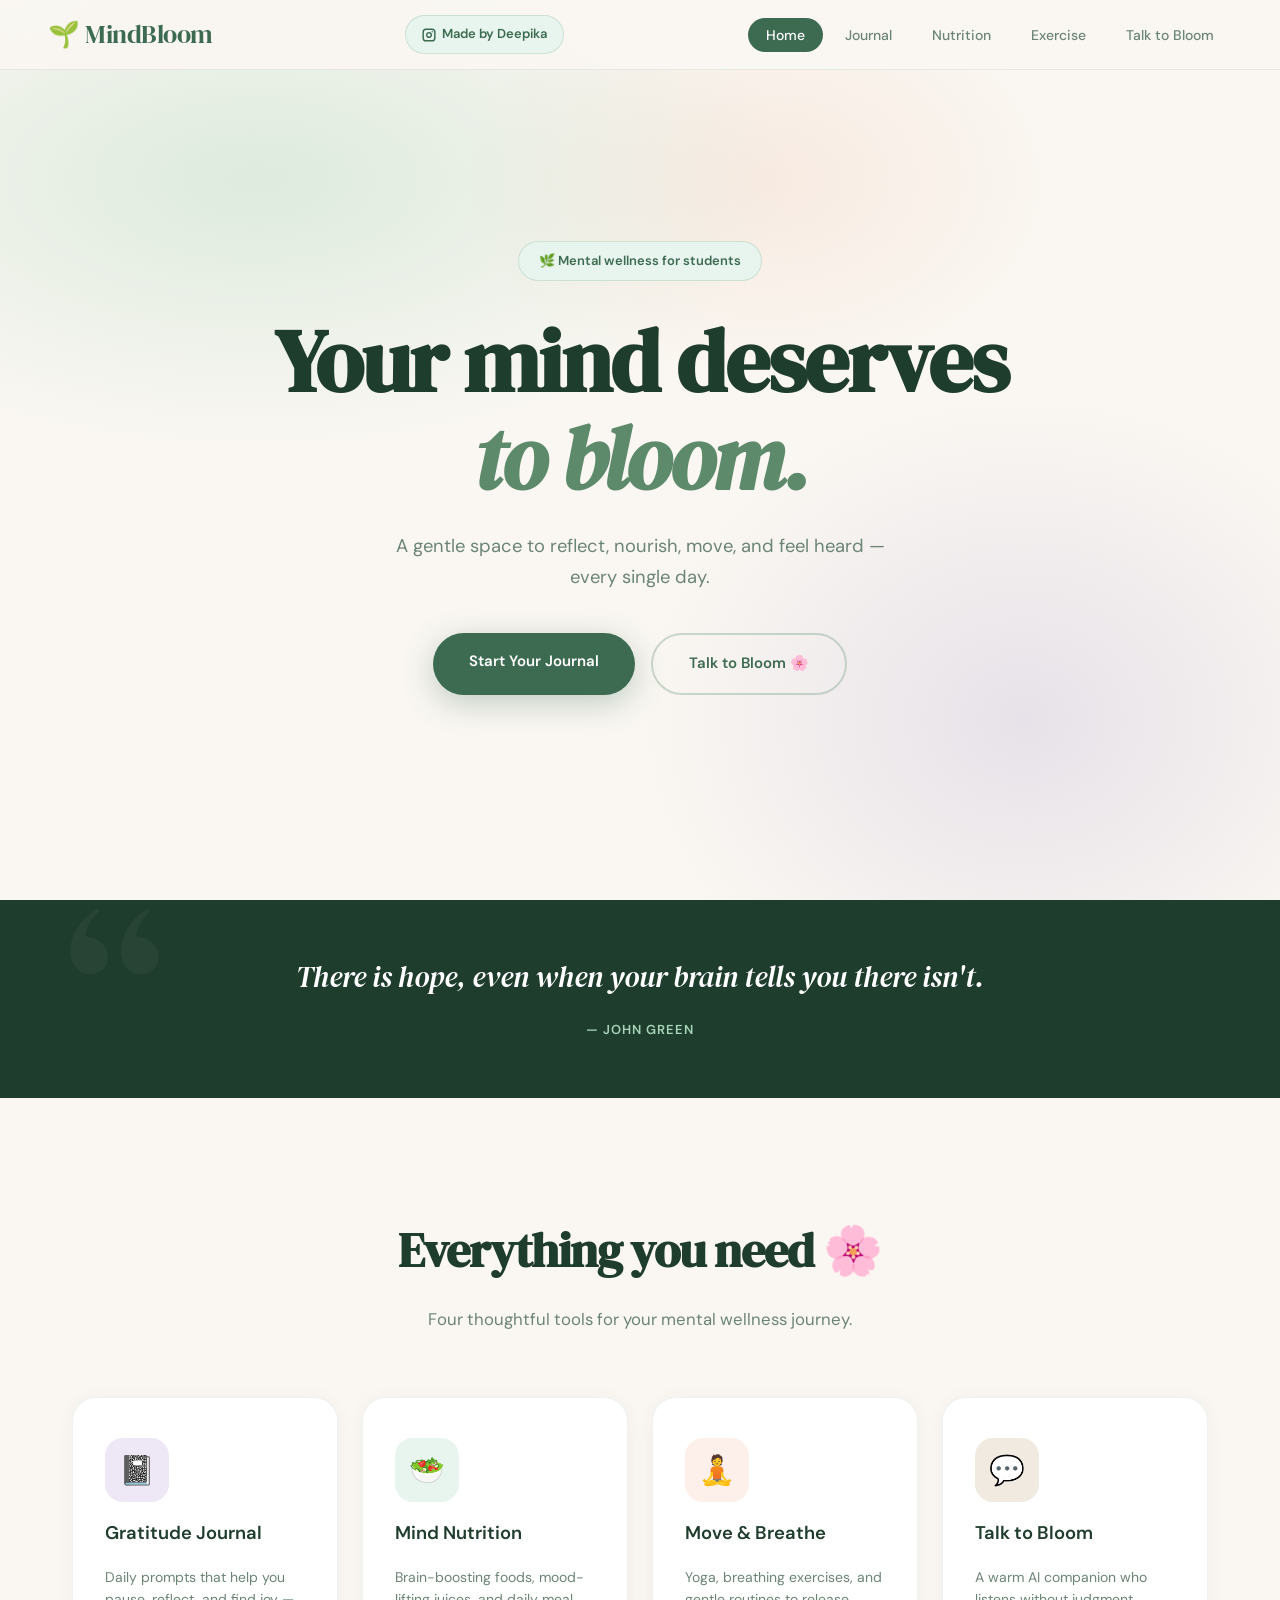
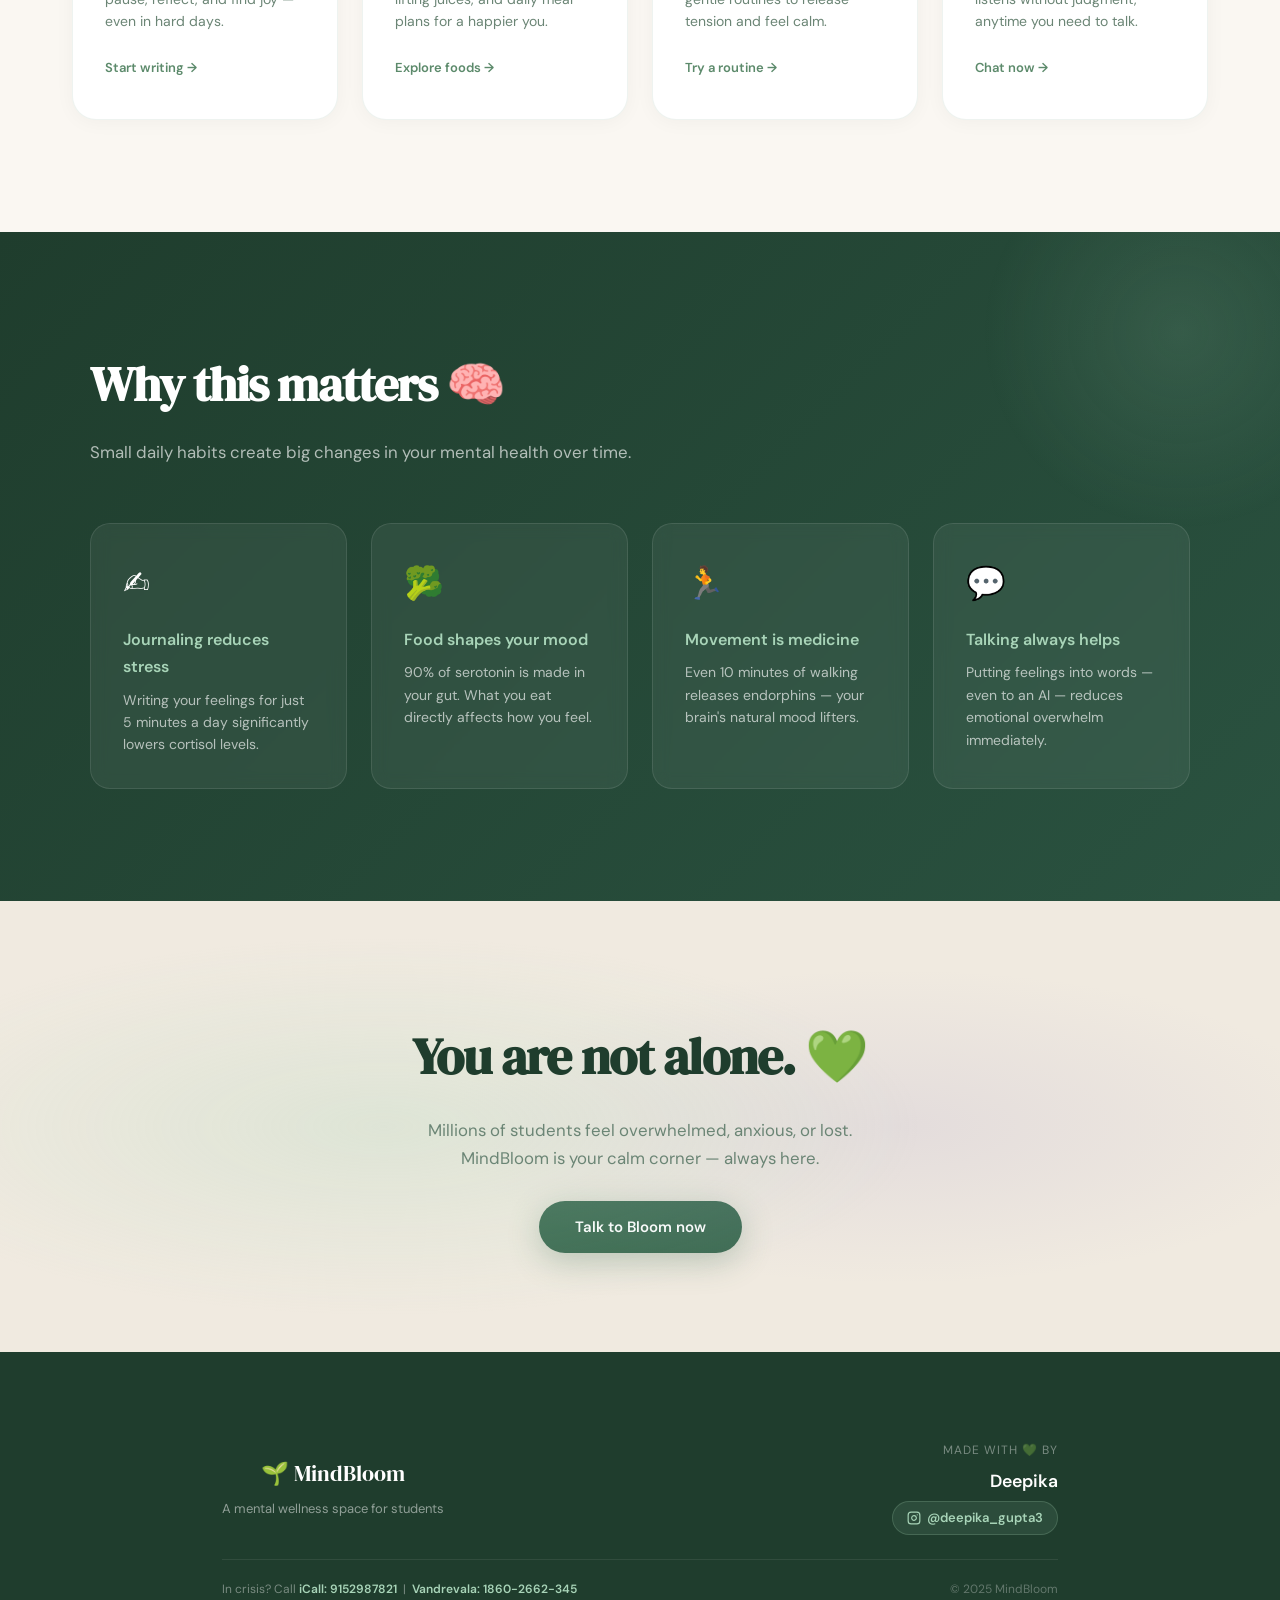
<file: index.html>
<!DOCTYPE html>
<html lang="en">
<head>
  <meta charset="UTF-8" />
  <meta name="viewport" content="width=device-width, initial-scale=1.0" />
  <title>MindBloom — Your Mental Wellness Companion</title>
  <link rel="preconnect" href="https://fonts.googleapis.com">
  <link rel="preconnect" href="https://fonts.gstatic.com" crossorigin>
  <link href="https://fonts.googleapis.com/css2?family=DM+Serif+Display:ital@0;1&family=DM+Sans:wght@300;400;500;600&display=swap" rel="stylesheet">
  <style>
    *, *::before, *::after { margin: 0; padding: 0; box-sizing: border-box; }

    :root {
      --sage:       #5C8A6B;
      --sage-dark:  #3D6B52;
      --sage-deep:  #1F3D2D;
      --mint:       #A8D4B8;
      --mint-pale:  #E8F5EE;
      --lavender:   #9B8EC4;
      --lav-pale:   #EDE7F6;
      --peach:      #E8906A;
      --peach-pale: #FDF0EB;
      --cream:      #FAF7F2;
      --sand:       #F0EAE0;
      --text:       #1A2E22;
      --muted:      #6B8575;
      --serif:      'DM Serif Display', Georgia, serif;
      --sans:       'DM Sans', system-ui, sans-serif;
    }

    html { scroll-behavior: smooth; }

    body {
      font-family: var(--sans);
      background: var(--cream);
      color: var(--text);
      line-height: 1.7;
      overflow-x: hidden;
    }

    /* ── NAV ── */
    nav {
      position: fixed;
      top: 0; left: 0; right: 0;
      z-index: 999;
      display: flex;
      align-items: center;
      justify-content: space-between;
      padding: 0 3rem;
      height: 70px;
      background: rgba(250,247,242,0.92);
      backdrop-filter: blur(16px);
      border-bottom: 1px solid rgba(92,138,107,0.12);
    }

    .nav-logo {
      font-family: var(--serif);
      font-size: 1.6rem;
      color: var(--sage-dark);
      text-decoration: none;
      letter-spacing: -0.5px;
    }

    .nav-links { display: flex; gap: 4px; list-style: none; }

    .nav-links a {
      text-decoration: none;
      color: var(--muted);
      padding: 8px 18px;
      border-radius: 50px;
      font-size: 14px;
      font-weight: 500;
      transition: all 0.2s;
    }

    .nav-links a:hover { background: var(--mint-pale); color: var(--sage-dark); }
    .nav-links a.active { background: var(--sage-dark); color: white; }

    .hamburger { display: none; background: none; border: none; cursor: pointer; flex-direction: column; gap: 5px; }
    .hamburger span { width: 24px; height: 2px; background: var(--sage-dark); border-radius: 2px; display: block; }

    /* ── HERO ── */
    .hero {
      min-height: 100vh;
      display: flex;
      align-items: center;
      justify-content: center;
      flex-direction: column;
      text-align: center;
      padding: 100px 2rem 4rem;
      position: relative;
      background: var(--cream);
      overflow: hidden;
    }

    .hero-bg {
      position: absolute;
      inset: 0;
      background:
        radial-gradient(ellipse 70% 50% at 20% 20%, rgba(168,212,184,0.35) 0%, transparent 60%),
        radial-gradient(ellipse 50% 60% at 80% 80%, rgba(155,142,196,0.2) 0%, transparent 60%),
        radial-gradient(ellipse 40% 40% at 60% 20%, rgba(232,144,106,0.12) 0%, transparent 60%);
    }

    .hero-badge {
      display: inline-flex;
      align-items: center;
      gap: 8px;
      background: var(--mint-pale);
      border: 1px solid rgba(92,138,107,0.2);
      color: var(--sage-dark);
      font-size: 13px;
      font-weight: 600;
      padding: 8px 20px;
      border-radius: 50px;
      margin-bottom: 2rem;
      position: relative;
      animation: fadeUp 0.6s ease both;
    }

    .hero h1 {
      font-family: var(--serif);
      font-size: clamp(3rem, 8vw, 5.5rem);
      color: var(--sage-deep);
      line-height: 1.1;
      letter-spacing: -2px;
      max-width: 800px;
      margin-bottom: 1.5rem;
      position: relative;
      animation: fadeUp 0.6s 0.1s ease both;
    }

    .hero h1 em {
      font-style: italic;
      color: var(--sage);
    }

    .hero p {
      font-size: 1.15rem;
      color: var(--muted);
      max-width: 500px;
      margin: 0 auto 2.5rem;
      font-weight: 400;
      position: relative;
      animation: fadeUp 0.6s 0.2s ease both;
    }

    .hero-btns {
      display: flex;
      gap: 1rem;
      flex-wrap: wrap;
      justify-content: center;
      position: relative;
      animation: fadeUp 0.6s 0.3s ease both;
    }

    .btn-primary {
      background: var(--sage-dark);
      color: white;
      padding: 16px 36px;
      border-radius: 50px;
      font-size: 15px;
      font-weight: 600;
      text-decoration: none;
      border: none;
      cursor: pointer;
      transition: all 0.25s;
      box-shadow: 0 8px 32px rgba(61,107,82,0.3);
      font-family: var(--sans);
    }

    .btn-primary:hover { background: var(--sage); transform: translateY(-3px); box-shadow: 0 12px 40px rgba(61,107,82,0.4); }

    .btn-ghost {
      background: transparent;
      color: var(--sage-dark);
      padding: 16px 36px;
      border-radius: 50px;
      font-size: 15px;
      font-weight: 600;
      text-decoration: none;
      border: 2px solid rgba(92,138,107,0.3);
      cursor: pointer;
      transition: all 0.25s;
      font-family: var(--sans);
    }

    .btn-ghost:hover { border-color: var(--sage-dark); background: var(--mint-pale); transform: translateY(-3px); }

    /* ── QUOTE STRIP ── */
    .quote-strip {
      background: var(--sage-deep);
      color: white;
      padding: 3.5rem 2rem;
      text-align: center;
      position: relative;
      overflow: hidden;
    }

    .quote-strip::before {
      content: '\201C';
      position: absolute;
      top: -20px; left: 5%;
      font-family: var(--serif);
      font-size: 15rem;
      color: rgba(255,255,255,0.04);
      line-height: 1;
    }

    .quote-strip blockquote {
      font-family: var(--serif);
      font-size: clamp(1.2rem, 3vw, 1.8rem);
      font-style: italic;
      max-width: 700px;
      margin: 0 auto 1rem;
      line-height: 1.5;
      position: relative;
    }

    .quote-strip cite {
      font-size: 13px;
      color: var(--mint);
      font-style: normal;
      font-weight: 600;
      letter-spacing: 1px;
      text-transform: uppercase;
    }

    /* ── FEATURES ── */
    .features {
      padding: 7rem 2rem;
      max-width: 1200px;
      margin: 0 auto;
    }

    .features-header {
      text-align: center;
      margin-bottom: 4rem;
    }

    .features-header h2 {
      font-family: var(--serif);
      font-size: clamp(2rem, 5vw, 3rem);
      color: var(--sage-deep);
      letter-spacing: -1px;
      margin-bottom: 0.8rem;
    }

    .features-header p { color: var(--muted); font-size: 1.05rem; }

    .features-grid {
      display: grid;
      grid-template-columns: repeat(auto-fit, minmax(250px, 1fr));
      gap: 1.5rem;
    }

    .feature-card {
      background: white;
      border: 1px solid rgba(92,138,107,0.1);
      border-radius: 24px;
      padding: 2.5rem 2rem;
      text-decoration: none;
      color: var(--text);
      display: flex;
      flex-direction: column;
      gap: 1rem;
      transition: all 0.3s cubic-bezier(0.34, 1.56, 0.64, 1);
      box-shadow: 0 2px 20px rgba(0,0,0,0.04);
      position: relative;
      overflow: hidden;
    }

    .feature-card::before {
      content: '';
      position: absolute;
      top: 0; left: 0; right: 0;
      height: 4px;
      background: linear-gradient(90deg, var(--mint), var(--lavender));
      opacity: 0;
      transition: opacity 0.3s;
    }

    .feature-card:hover { transform: translateY(-8px); box-shadow: 0 20px 60px rgba(92,138,107,0.15); }
    .feature-card:hover::before { opacity: 1; }

    .feature-icon {
      width: 64px; height: 64px;
      border-radius: 18px;
      display: flex;
      align-items: center;
      justify-content: center;
      font-size: 1.8rem;
    }

    .feature-card:nth-child(1) .feature-icon { background: var(--lav-pale); }
    .feature-card:nth-child(2) .feature-icon { background: var(--mint-pale); }
    .feature-card:nth-child(3) .feature-icon { background: var(--peach-pale); }
    .feature-card:nth-child(4) .feature-icon { background: var(--sand); }

    .feature-card h3 { font-size: 1.15rem; font-weight: 600; color: var(--sage-deep); }
    .feature-card p { font-size: 14px; color: var(--muted); line-height: 1.6; flex: 1; }

    .feature-link {
      font-size: 13px;
      font-weight: 600;
      color: var(--sage);
      display: flex;
      align-items: center;
      gap: 6px;
      margin-top: 0.5rem;
    }

    /* ── WHY SECTION ── */
    .why-section {
      background: linear-gradient(135deg, var(--sage-deep) 0%, #2A5240 100%);
      color: white;
      padding: 7rem 2rem;
      position: relative;
      overflow: hidden;
    }

    .why-section::after {
      content: '';
      position: absolute;
      top: -100px; right: -100px;
      width: 400px; height: 400px;
      background: radial-gradient(circle, rgba(168,212,184,0.12) 0%, transparent 70%);
      border-radius: 50%;
    }

    .why-inner { max-width: 1100px; margin: 0 auto; }

    .why-inner h2 {
      font-family: var(--serif);
      font-size: clamp(2rem, 5vw, 3rem);
      letter-spacing: -1px;
      margin-bottom: 0.8rem;
    }

    .why-inner > p { color: rgba(255,255,255,0.65); margin-bottom: 3.5rem; font-size: 1.05rem; }

    .why-grid {
      display: grid;
      grid-template-columns: repeat(auto-fit, minmax(220px, 1fr));
      gap: 1.5rem;
    }

    .why-card {
      background: rgba(255,255,255,0.06);
      border: 1px solid rgba(255,255,255,0.1);
      border-radius: 20px;
      padding: 2rem;
      backdrop-filter: blur(8px);
      transition: background 0.3s;
    }

    .why-card:hover { background: rgba(255,255,255,0.1); }

    .why-icon { font-size: 2rem; margin-bottom: 1rem; display: block; }
    .why-card h3 { font-size: 1rem; font-weight: 600; margin-bottom: 0.5rem; color: var(--mint); }
    .why-card p { font-size: 14px; color: rgba(255,255,255,0.65); line-height: 1.6; }

    /* ── CTA ── */
    .cta {
      padding: 7rem 2rem;
      text-align: center;
      background: var(--sand);
      position: relative;
      overflow: hidden;
    }

    .cta::before {
      content: '';
      position: absolute;
      inset: 0;
      background:
        radial-gradient(ellipse 60% 60% at 30% 50%, rgba(168,212,184,0.25) 0%, transparent 70%),
        radial-gradient(ellipse 50% 50% at 70% 50%, rgba(155,142,196,0.15) 0%, transparent 70%);
    }

    .cta h2 {
      font-family: var(--serif);
      font-size: clamp(2rem, 5vw, 3.2rem);
      color: var(--sage-deep);
      letter-spacing: -1px;
      margin-bottom: 1rem;
      position: relative;
    }

    .cta p { color: var(--muted); font-size: 1.05rem; margin-bottom: 2.5rem; position: relative; }

    /* ── FOOTER ── */
    footer {
      background: var(--sage-deep);
      color: rgba(255,255,255,0.7);
      text-align: center;
      padding: 3rem 2rem;
      font-size: 14px;
    }

    footer .logo {
      font-family: var(--serif);
      font-size: 1.5rem;
      color: white;
      display: block;
      margin-bottom: 0.8rem;
    }

    footer a { color: var(--mint); text-decoration: none; font-weight: 600; }
    footer a:hover { color: white; }

    .helpline {
      margin-top: 1rem;
      padding: 0.8rem 1.5rem;
      background: rgba(255,255,255,0.06);
      border-radius: 50px;
      display: inline-block;
      font-size: 12px;
      border: 1px solid rgba(255,255,255,0.1);
    }

    /* ── ANIMATIONS ── */
    @keyframes fadeUp {
      from { opacity: 0; transform: translateY(24px); }
      to   { opacity: 1; transform: translateY(0); }
    }

    .reveal {
      opacity: 0;
      transform: translateY(30px);
      transition: opacity 0.6s ease, transform 0.6s ease;
    }

    .reveal.visible { opacity: 1; transform: translateY(0); }

    /* ── RESPONSIVE ── */
    @media (max-width: 768px) {
      nav { padding: 0 1.5rem; }
      .nav-links { display: none; }
      .hamburger { display: flex; }
      .nav-links.open {
        display: flex;
        flex-direction: column;
        position: fixed;
        top: 70px; left: 0; right: 0;
        background: var(--cream);
        padding: 1rem 1.5rem 2rem;
        border-bottom: 1px solid rgba(92,138,107,0.1);
        gap: 4px;
        box-shadow: 0 8px 32px rgba(0,0,0,0.08);
      }
      .hero { padding: 120px 1.5rem 4rem; }
      .features, .why-inner { padding-left: 1.5rem; padding-right: 1.5rem; }
    }
  </style>
</head>
<body>

<nav>
  <a href="index.html" class="nav-logo">🌱 MindBloom</a>
  <a href="https://instagram.com/deepika_gupta3" target="_blank" style="display:inline-flex; align-items:center; gap:6px; color:#3D6B52; text-decoration:none; font-size:13px; font-weight:600; background:#E8F5EE; border:1px solid rgba(92,138,107,0.2); padding:7px 16px; border-radius:50px; transition:all 0.2s; margin-left:0.5rem;" onmouseover="this.style.background='#3D6B52';this.style.color='white';" onmouseout="this.style.background='#E8F5EE';this.style.color='#3D6B52';">
    <svg width="14" height="14" viewBox="0 0 24 24" fill="none" stroke="currentColor" stroke-width="2.5" stroke-linecap="round" stroke-linejoin="round"><rect x="2" y="2" width="20" height="20" rx="5" ry="5"/><path d="M16 11.37A4 4 0 1 1 12.63 8 4 4 0 0 1 16 11.37z"/><line x1="17.5" y1="6.5" x2="17.51" y2="6.5"/></svg>
    Made by Deepika
  </a>
  <button class="hamburger" onclick="document.querySelector('.nav-links').classList.toggle('open')">
    <span></span><span></span><span></span>
  </button>
  <ul class="nav-links">
    <li><a href="index.html" class="active">Home</a></li>
    <li><a href="journal.html">Journal</a></li>
    <li><a href="nutrition.html">Nutrition</a></li>
    <li><a href="exercise.html">Exercise</a></li>
    <li><a href="chat.html">Talk to Bloom</a></li>
  </ul>
</nav>

<section class="hero">
  <div class="hero-bg"></div>
  <div class="hero-badge">🌿 Mental wellness for students</div>
  <h1>Your mind deserves<br><em>to bloom.</em></h1>
  <p>A gentle space to reflect, nourish, move, and feel heard — every single day.</p>
  <div class="hero-btns">
    <a href="journal.html" class="btn-primary">Start Your Journal</a>
    <a href="chat.html" class="btn-ghost">Talk to Bloom 🌸</a>
  </div>
</section>

<div class="quote-strip">
  <blockquote id="daily-quote">Loading today's quote...</blockquote>
  <cite id="quote-author"></cite>
</div>

<section class="features">
  <div class="features-header reveal">
    <h2>Everything you need 🌸</h2>
    <p>Four thoughtful tools for your mental wellness journey.</p>
  </div>
  <div class="features-grid">
    <a href="journal.html" class="feature-card reveal">
      <div class="feature-icon">📓</div>
      <h3>Gratitude Journal</h3>
      <p>Daily prompts that help you pause, reflect, and find joy — even in hard days.</p>
      <span class="feature-link">Start writing →</span>
    </a>
    <a href="nutrition.html" class="feature-card reveal">
      <div class="feature-icon">🥗</div>
      <h3>Mind Nutrition</h3>
      <p>Brain-boosting foods, mood-lifting juices, and daily meal plans for a happier you.</p>
      <span class="feature-link">Explore foods →</span>
    </a>
    <a href="exercise.html" class="feature-card reveal">
      <div class="feature-icon">🧘</div>
      <h3>Move & Breathe</h3>
      <p>Yoga, breathing exercises, and gentle routines to release tension and feel calm.</p>
      <span class="feature-link">Try a routine →</span>
    </a>
    <a href="chat.html" class="feature-card reveal">
      <div class="feature-icon">💬</div>
      <h3>Talk to Bloom</h3>
      <p>A warm AI companion who listens without judgment, anytime you need to talk.</p>
      <span class="feature-link">Chat now →</span>
    </a>
  </div>
</section>

<section class="why-section">
  <div class="why-inner">
    <h2>Why this matters 🧠</h2>
    <p>Small daily habits create big changes in your mental health over time.</p>
    <div class="why-grid">
      <div class="why-card reveal">
        <span class="why-icon">✍️</span>
        <h3>Journaling reduces stress</h3>
        <p>Writing your feelings for just 5 minutes a day significantly lowers cortisol levels.</p>
      </div>
      <div class="why-card reveal">
        <span class="why-icon">🥦</span>
        <h3>Food shapes your mood</h3>
        <p>90% of serotonin is made in your gut. What you eat directly affects how you feel.</p>
      </div>
      <div class="why-card reveal">
        <span class="why-icon">🏃</span>
        <h3>Movement is medicine</h3>
        <p>Even 10 minutes of walking releases endorphins — your brain's natural mood lifters.</p>
      </div>
      <div class="why-card reveal">
        <span class="why-icon">💬</span>
        <h3>Talking always helps</h3>
        <p>Putting feelings into words — even to an AI — reduces emotional overwhelm immediately.</p>
      </div>
    </div>
  </div>
</section>

<section class="cta">
  <h2>You are not alone. 💚</h2>
  <p>Millions of students feel overwhelmed, anxious, or lost.<br>MindBloom is your calm corner — always here.</p>
  <a href="chat.html" class="btn-primary">Talk to Bloom now</a>
</section>

<footer>
  <div style="max-width:900px; margin:0 auto; padding:2.5rem 2rem;">
    <div style="display:flex; align-items:center; justify-content:space-between; flex-wrap:wrap; gap:1.5rem; padding-bottom:1.5rem; border-bottom:1px solid rgba(255,255,255,0.08);">
      <div>
        <div style="font-family:'DM Serif Display',Georgia,serif; font-size:1.4rem; color:white; margin-bottom:0.3rem;">🌱 MindBloom</div>
        <div style="font-size:13px; color:rgba(255,255,255,0.5);">A mental wellness space for students</div>
      </div>
      <div style="text-align:right;">
        <div style="font-size:12px; color:rgba(255,255,255,0.4); text-transform:uppercase; letter-spacing:1px; margin-bottom:6px;">Made with 💚 by</div>
        <div style="font-size:1.1rem; font-weight:600; color:white; margin-bottom:4px;">Deepika</div>
        <a href="https://instagram.com/deepika_gupta3" target="_blank" style="display:inline-flex; align-items:center; gap:6px; color:#A8D4B8; text-decoration:none; font-size:13px; font-weight:600; background:rgba(168,212,184,0.1); border:1px solid rgba(168,212,184,0.2); padding:5px 14px; border-radius:50px; transition:all 0.2s;">
          <svg width="14" height="14" viewBox="0 0 24 24" fill="none" stroke="currentColor" stroke-width="2" stroke-linecap="round" stroke-linejoin="round"><rect x="2" y="2" width="20" height="20" rx="5" ry="5"/><path d="M16 11.37A4 4 0 1 1 12.63 8 4 4 0 0 1 16 11.37z"/><line x1="17.5" y1="6.5" x2="17.51" y2="6.5"/></svg>
          @deepika_gupta3
        </a>
      </div>
    </div>
    <div style="padding-top:1.2rem; display:flex; align-items:center; justify-content:space-between; flex-wrap:wrap; gap:1rem;">
      <div style="font-size:12px; color:rgba(255,255,255,0.4);">In crisis? Call <a href="tel:9152987821" style="color:#A8D4B8; font-weight:600;">iCall: 9152987821</a> &nbsp;|&nbsp; <a href="tel:18602662345" style="color:#A8D4B8; font-weight:600;">Vandrevala: 1860-2662-345</a></div>
      <div style="font-size:12px; color:rgba(255,255,255,0.3);">© 2025 MindBloom</div>
    </div>
  </div>
</footer>

<script>
  var quotes = [
    { text: "You don't have to be positive all the time. It's okay to feel sad, angry, or anxious.", author: "Lori Deschene" },
    { text: "There is hope, even when your brain tells you there isn't.", author: "John Green" },
    { text: "You are enough, just as you are.", author: "Meghan Markle" },
    { text: "Self-care is not a luxury. It is a necessity.", author: "Audre Lorde" },
    { text: "Be gentle with yourself. You are a child of the universe.", author: "Max Ehrmann" },
    { text: "Mental health is not a destination, but a process.", author: "Noam Shpancer" },
    { text: "You are braver than you believe, stronger than you seem.", author: "A.A. Milne" },
    { text: "Start where you are. Use what you have. Do what you can.", author: "Arthur Ashe" },
    { text: "It is okay to not be okay — it means you are human.", author: "Unknown" },
    { text: "Every day may not be good, but there is something good in every day.", author: "Alice Morse Earle" }
  ];
  var day = Math.floor(Date.now() / 86400000);
  var q = quotes[day % quotes.length];
  document.getElementById('daily-quote').textContent = q.text;
  document.getElementById('quote-author').textContent = '— ' + q.author;

  var observer = new IntersectionObserver(function(entries) {
    entries.forEach(function(e) {
      if (e.isIntersecting) { e.target.classList.add('visible'); }
    });
  }, { threshold: 0.1 });
  document.querySelectorAll('.reveal').forEach(function(el) { observer.observe(el); });
</script>

</body>
</html>
</file>
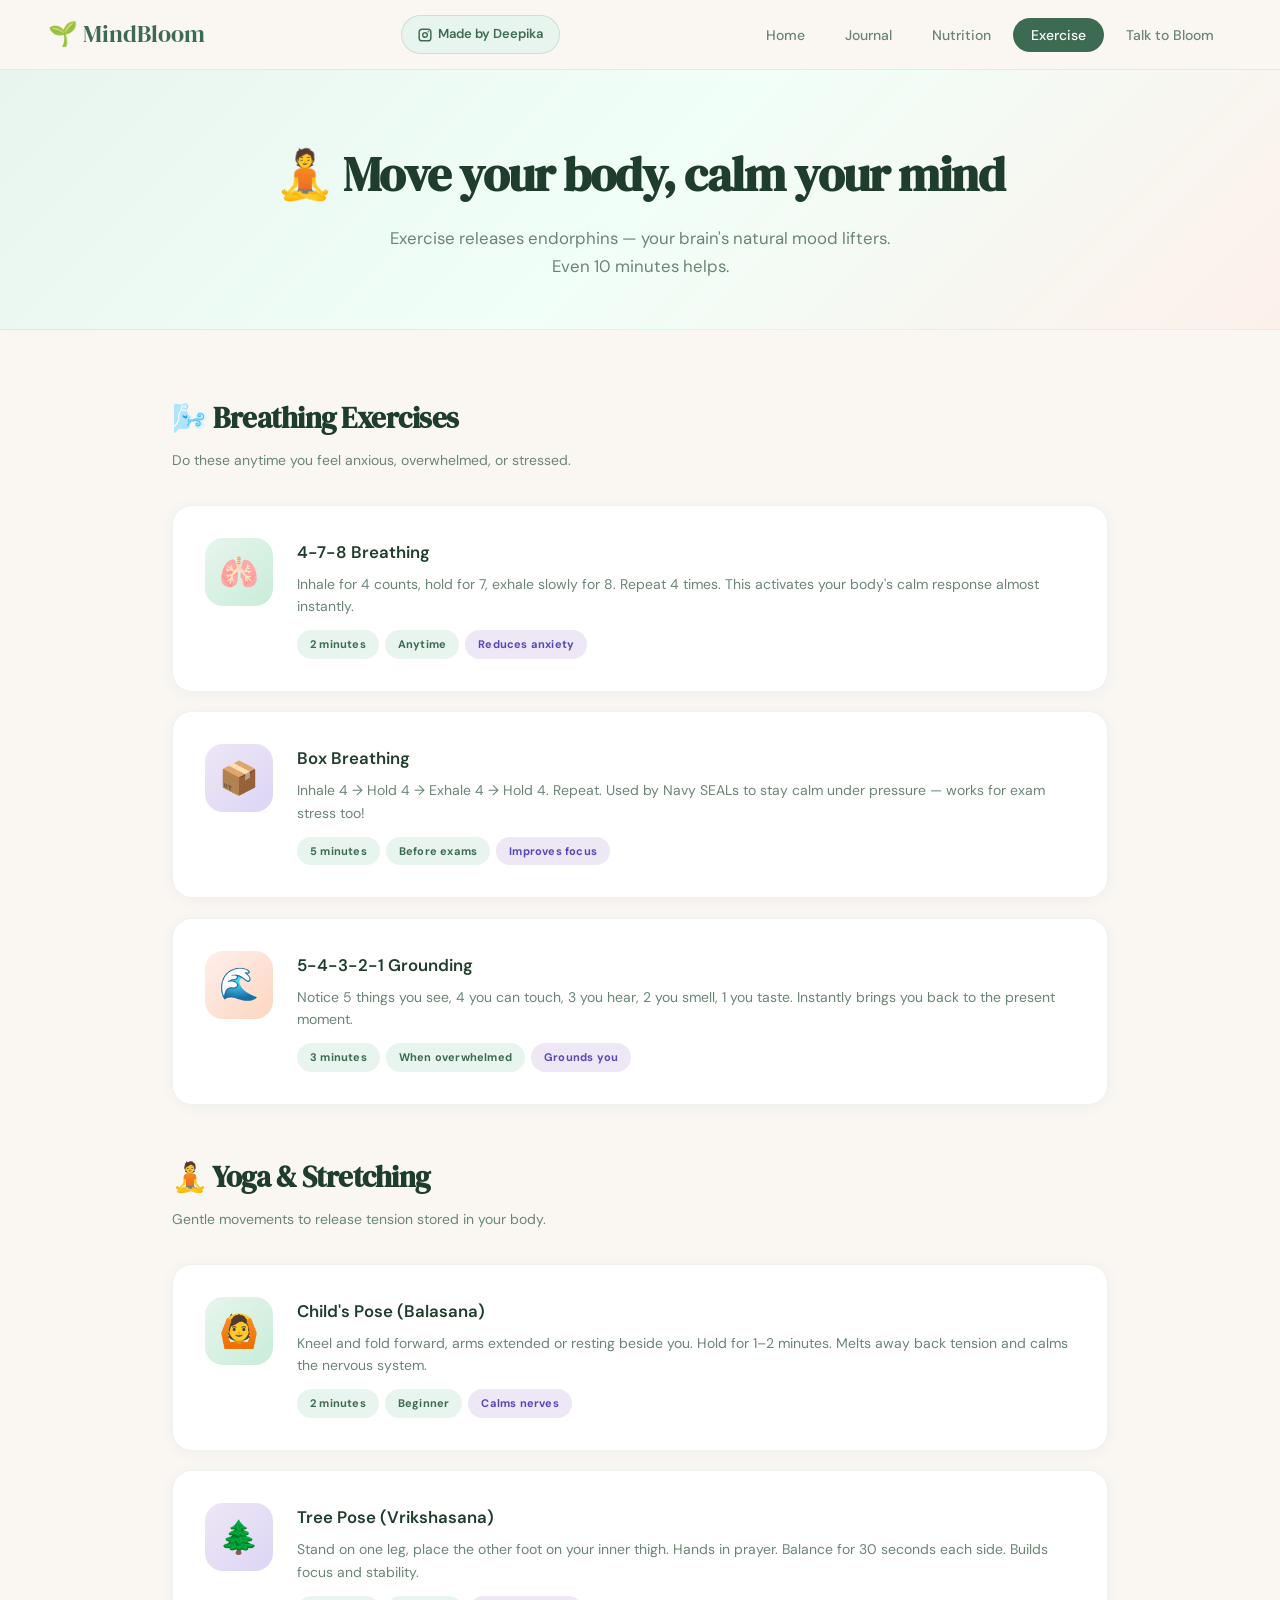
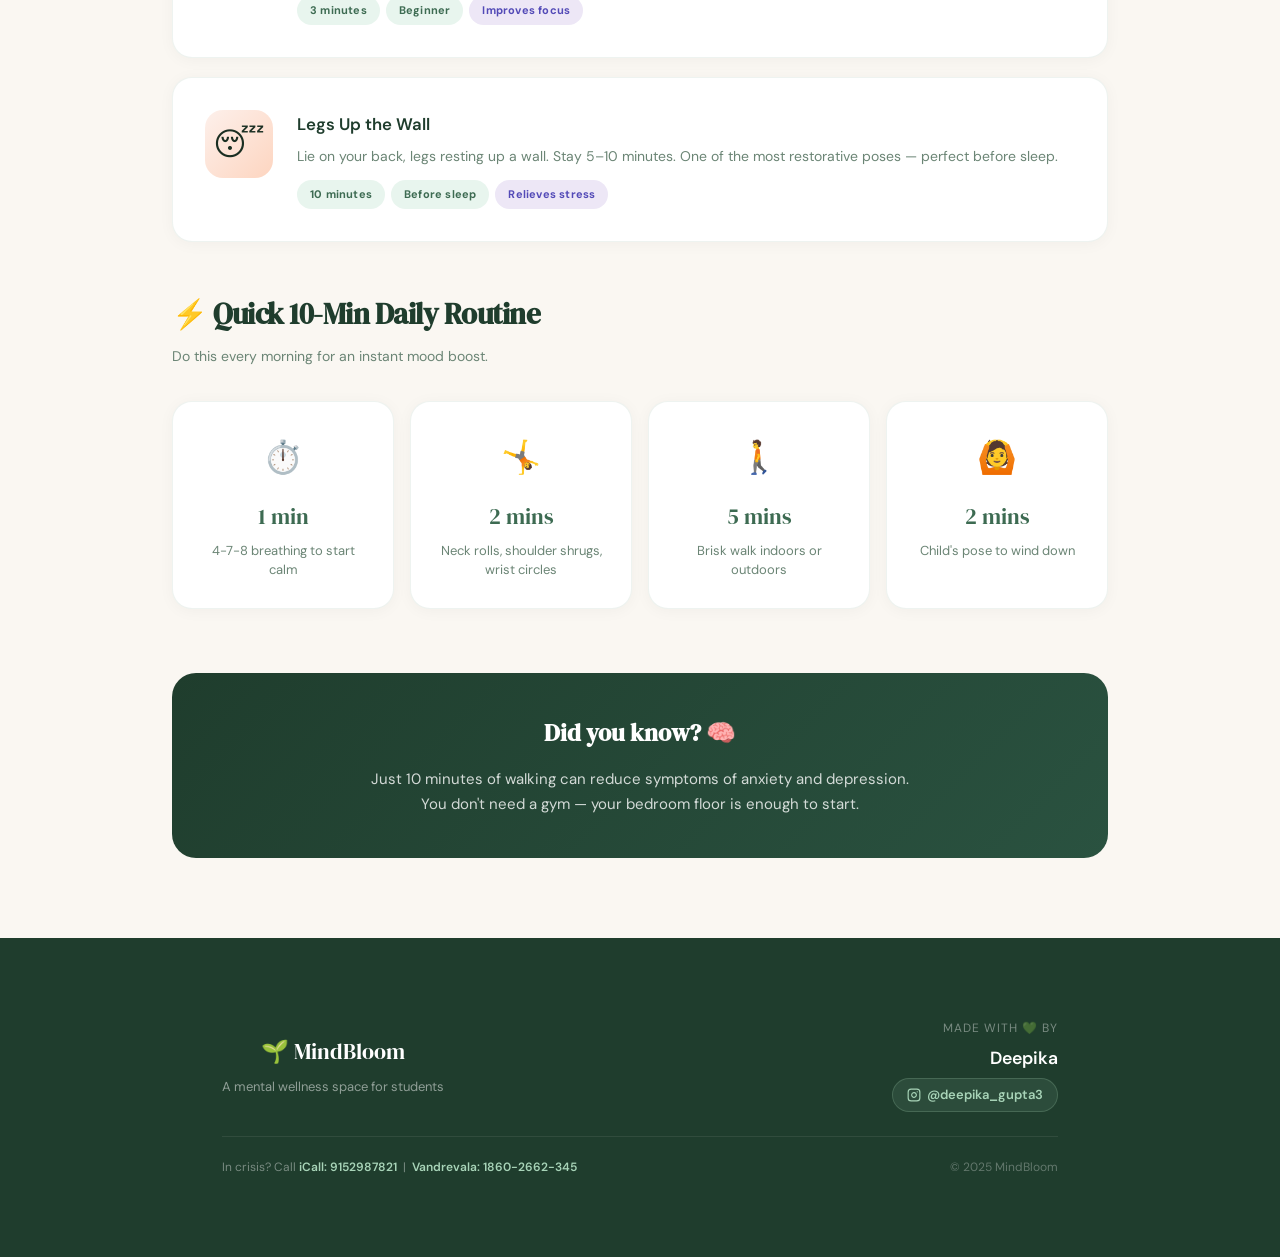
<file: exercise.html>
<!DOCTYPE html>
<html lang="en">
<head>
  <meta charset="UTF-8" />
  <meta name="viewport" content="width=device-width, initial-scale=1.0" />
  <title>Move & Breathe — MindBloom</title>
  <link rel="preconnect" href="https://fonts.googleapis.com">
  <link rel="preconnect" href="https://fonts.gstatic.com" crossorigin>
  <link href="https://fonts.googleapis.com/css2?family=DM+Serif+Display:ital@0;1&family=DM+Sans:wght@300;400;500;600&display=swap" rel="stylesheet">
  <style>
    *, *::before, *::after { margin: 0; padding: 0; box-sizing: border-box; }
    :root {
      --sage: #5C8A6B; --sage-dark: #3D6B52; --sage-deep: #1F3D2D;
      --mint: #A8D4B8; --mint-pale: #E8F5EE;
      --lavender: #9B8EC4; --lav-pale: #EDE7F6;
      --peach: #E8906A; --peach-pale: #FDF0EB;
      --cream: #FAF7F2; --sand: #F0EAE0;
      --text: #1A2E22; --muted: #6B8575;
      --serif: 'DM Serif Display', Georgia, serif;
      --sans: 'DM Sans', system-ui, sans-serif;
    }
    body { font-family: var(--sans); background: var(--cream); color: var(--text); line-height: 1.7; }

    nav { position: sticky; top: 0; z-index: 999; display: flex; align-items: center; justify-content: space-between; padding: 0 3rem; height: 70px; background: rgba(250,247,242,0.95); backdrop-filter: blur(16px); border-bottom: 1px solid rgba(92,138,107,0.12); }
    .nav-logo { font-family: var(--serif); font-size: 1.5rem; color: var(--sage-dark); text-decoration: none; }
    .nav-links { display: flex; gap: 4px; list-style: none; }
    .nav-links a { text-decoration: none; color: var(--muted); padding: 8px 18px; border-radius: 50px; font-size: 14px; font-weight: 500; transition: all 0.2s; }
    .nav-links a:hover { background: var(--mint-pale); color: var(--sage-dark); }
    .nav-links a.active { background: var(--sage-dark); color: white; }
    .hamburger { display: none; background: none; border: none; cursor: pointer; flex-direction: column; gap: 5px; }
    .hamburger span { width: 24px; height: 2px; background: var(--sage-dark); border-radius: 2px; display: block; }

    .page-hero { background: linear-gradient(135deg, var(--mint-pale) 0%, #F0FFF8 50%, var(--peach-pale) 100%); padding: 4rem 2rem 3rem; text-align: center; border-bottom: 1px solid rgba(92,138,107,0.1); }
    .page-hero h1 { font-family: var(--serif); font-size: clamp(2rem, 5vw, 3rem); color: var(--sage-deep); letter-spacing: -1px; margin-bottom: 0.5rem; }
    .page-hero p { color: var(--muted); font-size: 1.05rem; max-width: 520px; margin: 0 auto; }

    .container { max-width: 1000px; margin: 0 auto; padding: 4rem 2rem 5rem; }
    .section-heading { font-family: var(--serif); font-size: 1.8rem; color: var(--sage-deep); margin-bottom: 0.4rem; letter-spacing: -0.5px; }
    .section-sub { color: var(--muted); font-size: 14px; margin-bottom: 2rem; }

    .ex-card {
      background: white; border-radius: 20px;
      padding: 2rem; margin-bottom: 1.2rem;
      display: flex; gap: 1.5rem; align-items: flex-start;
      border: 1px solid rgba(92,138,107,0.1);
      box-shadow: 0 2px 16px rgba(0,0,0,0.04);
      transition: transform 0.2s, box-shadow 0.2s;
    }
    .ex-card:hover { transform: translateY(-4px); box-shadow: 0 12px 40px rgba(92,138,107,0.12); }

    .ex-icon {
      width: 68px; height: 68px; border-radius: 18px;
      display: flex; align-items: center; justify-content: center;
      font-size: 2rem; flex-shrink: 0;
    }
    .green-bg { background: linear-gradient(135deg, var(--mint-pale), #C8EDD8); }
    .lav-bg { background: linear-gradient(135deg, var(--lav-pale), #DDD5F5); }
    .peach-bg { background: linear-gradient(135deg, var(--peach-pale), #FDD5C0); }

    .ex-body h4 { font-size: 1.05rem; font-weight: 600; color: var(--sage-deep); margin-bottom: 0.4rem; }
    .ex-body p { font-size: 14px; color: var(--muted); margin-bottom: 0.8rem; line-height: 1.6; }
    .ex-tags { display: flex; gap: 6px; flex-wrap: wrap; }
    .tag { font-size: 11px; font-weight: 700; padding: 5px 13px; border-radius: 20px; letter-spacing: 0.2px; }
    .tag-green { background: var(--mint-pale); color: var(--sage-dark); }
    .tag-lav { background: var(--lav-pale); color: #534AB7; }
    .tag-peach { background: var(--peach-pale); color: #8B3A1A; }

    .routine-grid { display: grid; grid-template-columns: repeat(auto-fit, minmax(180px, 1fr)); gap: 1rem; margin-bottom: 4rem; }
    .routine-card { background: white; border-radius: 20px; padding: 1.8rem; text-align: center; border: 1px solid rgba(92,138,107,0.1); box-shadow: 0 2px 16px rgba(0,0,0,0.04); transition: transform 0.2s; }
    .routine-card:hover { transform: translateY(-4px); }
    .routine-card .r-icon { font-size: 2rem; margin-bottom: 0.8rem; display: block; }
    .routine-card .r-time { font-family: var(--serif); font-size: 1.4rem; color: var(--sage-dark); margin-bottom: 0.3rem; }
    .routine-card p { font-size: 13px; color: var(--muted); line-height: 1.5; }

    .tip-box { background: linear-gradient(135deg, var(--sage-deep) 0%, #2A5240 100%); color: white; border-radius: 24px; padding: 2.5rem; text-align: center; margin-top: 3rem; }
    .tip-box h3 { font-family: var(--serif); font-size: 1.5rem; margin-bottom: 0.8rem; }
    .tip-box p { color: rgba(255,255,255,0.8); font-size: 15px; max-width: 560px; margin: 0 auto; }

    footer { background: var(--sage-deep); color: rgba(255,255,255,0.7); text-align: center; padding: 2.5rem 2rem; font-size: 14px; }
    footer a { color: var(--mint); text-decoration: none; font-weight: 600; }

    @media (max-width: 768px) {
      nav { padding: 0 1.5rem; }
      .nav-links { display: none; }
      .hamburger { display: flex; }
      .nav-links.open { display: flex; flex-direction: column; position: fixed; top: 70px; left: 0; right: 0; background: var(--cream); padding: 1rem 1.5rem 2rem; border-bottom: 1px solid rgba(92,138,107,0.1); gap: 4px; }
      .container { padding: 2.5rem 1.5rem 4rem; }
      .ex-card { flex-direction: column; }
    }
  </style>
</head>
<body>
<nav>
  <a href="index.html" class="nav-logo">🌱 MindBloom</a>
  <a href="https://instagram.com/deepika_gupta3" target="_blank" style="display:inline-flex; align-items:center; gap:6px; color:#3D6B52; text-decoration:none; font-size:13px; font-weight:600; background:#E8F5EE; border:1px solid rgba(92,138,107,0.2); padding:7px 16px; border-radius:50px; transition:all 0.2s; margin-left:0.5rem;" onmouseover="this.style.background='#3D6B52';this.style.color='white';" onmouseout="this.style.background='#E8F5EE';this.style.color='#3D6B52';">
    <svg width="14" height="14" viewBox="0 0 24 24" fill="none" stroke="currentColor" stroke-width="2.5" stroke-linecap="round" stroke-linejoin="round"><rect x="2" y="2" width="20" height="20" rx="5" ry="5"/><path d="M16 11.37A4 4 0 1 1 12.63 8 4 4 0 0 1 16 11.37z"/><line x1="17.5" y1="6.5" x2="17.51" y2="6.5"/></svg>
    Made by Deepika
  </a>
  <button class="hamburger" onclick="document.querySelector('.nav-links').classList.toggle('open')"><span></span><span></span><span></span></button>
  <ul class="nav-links">
    <li><a href="index.html">Home</a></li>
    <li><a href="journal.html">Journal</a></li>
    <li><a href="nutrition.html">Nutrition</a></li>
    <li><a href="exercise.html" class="active">Exercise</a></li>
    <li><a href="chat.html">Talk to Bloom</a></li>
  </ul>
</nav>

<div class="page-hero">
  <h1>🧘 Move your body, calm your mind</h1>
  <p>Exercise releases endorphins — your brain's natural mood lifters. Even 10 minutes helps.</p>
</div>

<div class="container">

  <h2 class="section-heading">🌬️ Breathing Exercises</h2>
  <p class="section-sub">Do these anytime you feel anxious, overwhelmed, or stressed.</p>

  <div class="ex-card">
    <div class="ex-icon green-bg">🫁</div>
    <div class="ex-body">
      <h4>4-7-8 Breathing</h4>
      <p>Inhale for 4 counts, hold for 7, exhale slowly for 8. Repeat 4 times. This activates your body's calm response almost instantly.</p>
      <div class="ex-tags"><span class="tag tag-green">2 minutes</span><span class="tag tag-green">Anytime</span><span class="tag tag-lav">Reduces anxiety</span></div>
    </div>
  </div>

  <div class="ex-card">
    <div class="ex-icon lav-bg">📦</div>
    <div class="ex-body">
      <h4>Box Breathing</h4>
      <p>Inhale 4 → Hold 4 → Exhale 4 → Hold 4. Repeat. Used by Navy SEALs to stay calm under pressure — works for exam stress too!</p>
      <div class="ex-tags"><span class="tag tag-green">5 minutes</span><span class="tag tag-green">Before exams</span><span class="tag tag-lav">Improves focus</span></div>
    </div>
  </div>

  <div class="ex-card">
    <div class="ex-icon peach-bg">🌊</div>
    <div class="ex-body">
      <h4>5-4-3-2-1 Grounding</h4>
      <p>Notice 5 things you see, 4 you can touch, 3 you hear, 2 you smell, 1 you taste. Instantly brings you back to the present moment.</p>
      <div class="ex-tags"><span class="tag tag-green">3 minutes</span><span class="tag tag-green">When overwhelmed</span><span class="tag tag-lav">Grounds you</span></div>
    </div>
  </div>

  <h2 class="section-heading" style="margin-top:3rem;">🧘 Yoga & Stretching</h2>
  <p class="section-sub">Gentle movements to release tension stored in your body.</p>

  <div class="ex-card">
    <div class="ex-icon green-bg">🙆</div>
    <div class="ex-body">
      <h4>Child's Pose (Balasana)</h4>
      <p>Kneel and fold forward, arms extended or resting beside you. Hold for 1–2 minutes. Melts away back tension and calms the nervous system.</p>
      <div class="ex-tags"><span class="tag tag-green">2 minutes</span><span class="tag tag-green">Beginner</span><span class="tag tag-lav">Calms nerves</span></div>
    </div>
  </div>

  <div class="ex-card">
    <div class="ex-icon lav-bg">🌲</div>
    <div class="ex-body">
      <h4>Tree Pose (Vrikshasana)</h4>
      <p>Stand on one leg, place the other foot on your inner thigh. Hands in prayer. Balance for 30 seconds each side. Builds focus and stability.</p>
      <div class="ex-tags"><span class="tag tag-green">3 minutes</span><span class="tag tag-green">Beginner</span><span class="tag tag-lav">Improves focus</span></div>
    </div>
  </div>

  <div class="ex-card">
    <div class="ex-icon peach-bg">😴</div>
    <div class="ex-body">
      <h4>Legs Up the Wall</h4>
      <p>Lie on your back, legs resting up a wall. Stay 5–10 minutes. One of the most restorative poses — perfect before sleep.</p>
      <div class="ex-tags"><span class="tag tag-green">10 minutes</span><span class="tag tag-green">Before sleep</span><span class="tag tag-lav">Relieves stress</span></div>
    </div>
  </div>

  <h2 class="section-heading" style="margin-top:3rem;">⚡ Quick 10-Min Daily Routine</h2>
  <p class="section-sub">Do this every morning for an instant mood boost.</p>
  <div class="routine-grid">
    <div class="routine-card"><span class="r-icon">⏱️</span><div class="r-time">1 min</div><p>4-7-8 breathing to start calm</p></div>
    <div class="routine-card"><span class="r-icon">🤸</span><div class="r-time">2 mins</div><p>Neck rolls, shoulder shrugs, wrist circles</p></div>
    <div class="routine-card"><span class="r-icon">🚶</span><div class="r-time">5 mins</div><p>Brisk walk indoors or outdoors</p></div>
    <div class="routine-card"><span class="r-icon">🙆</span><div class="r-time">2 mins</div><p>Child's pose to wind down</p></div>
  </div>

  <div class="tip-box">
    <h3>Did you know? 🧠</h3>
    <p>Just 10 minutes of walking can reduce symptoms of anxiety and depression. You don't need a gym — your bedroom floor is enough to start.</p>
  </div>

</div>

<footer>
  <div style="max-width:900px; margin:0 auto; padding:2.5rem 2rem;">
    <div style="display:flex; align-items:center; justify-content:space-between; flex-wrap:wrap; gap:1.5rem; padding-bottom:1.5rem; border-bottom:1px solid rgba(255,255,255,0.08);">
      <div>
        <div style="font-family:'DM Serif Display',Georgia,serif; font-size:1.4rem; color:white; margin-bottom:0.3rem;">🌱 MindBloom</div>
        <div style="font-size:13px; color:rgba(255,255,255,0.5);">A mental wellness space for students</div>
      </div>
      <div style="text-align:right;">
        <div style="font-size:12px; color:rgba(255,255,255,0.4); text-transform:uppercase; letter-spacing:1px; margin-bottom:6px;">Made with 💚 by</div>
        <div style="font-size:1.1rem; font-weight:600; color:white; margin-bottom:4px;">Deepika</div>
        <a href="https://instagram.com/deepika_gupta3" target="_blank" style="display:inline-flex; align-items:center; gap:6px; color:#A8D4B8; text-decoration:none; font-size:13px; font-weight:600; background:rgba(168,212,184,0.1); border:1px solid rgba(168,212,184,0.2); padding:5px 14px; border-radius:50px; transition:all 0.2s;">
          <svg width="14" height="14" viewBox="0 0 24 24" fill="none" stroke="currentColor" stroke-width="2" stroke-linecap="round" stroke-linejoin="round"><rect x="2" y="2" width="20" height="20" rx="5" ry="5"/><path d="M16 11.37A4 4 0 1 1 12.63 8 4 4 0 0 1 16 11.37z"/><line x1="17.5" y1="6.5" x2="17.51" y2="6.5"/></svg>
          @deepika_gupta3
        </a>
      </div>
    </div>
    <div style="padding-top:1.2rem; display:flex; align-items:center; justify-content:space-between; flex-wrap:wrap; gap:1rem;">
      <div style="font-size:12px; color:rgba(255,255,255,0.4);">In crisis? Call <a href="tel:9152987821" style="color:#A8D4B8; font-weight:600;">iCall: 9152987821</a> &nbsp;|&nbsp; <a href="tel:18602662345" style="color:#A8D4B8; font-weight:600;">Vandrevala: 1860-2662-345</a></div>
      <div style="font-size:12px; color:rgba(255,255,255,0.3);">© 2025 MindBloom</div>
    </div>
  </div>
</footer>
</body>
</html>
</file>
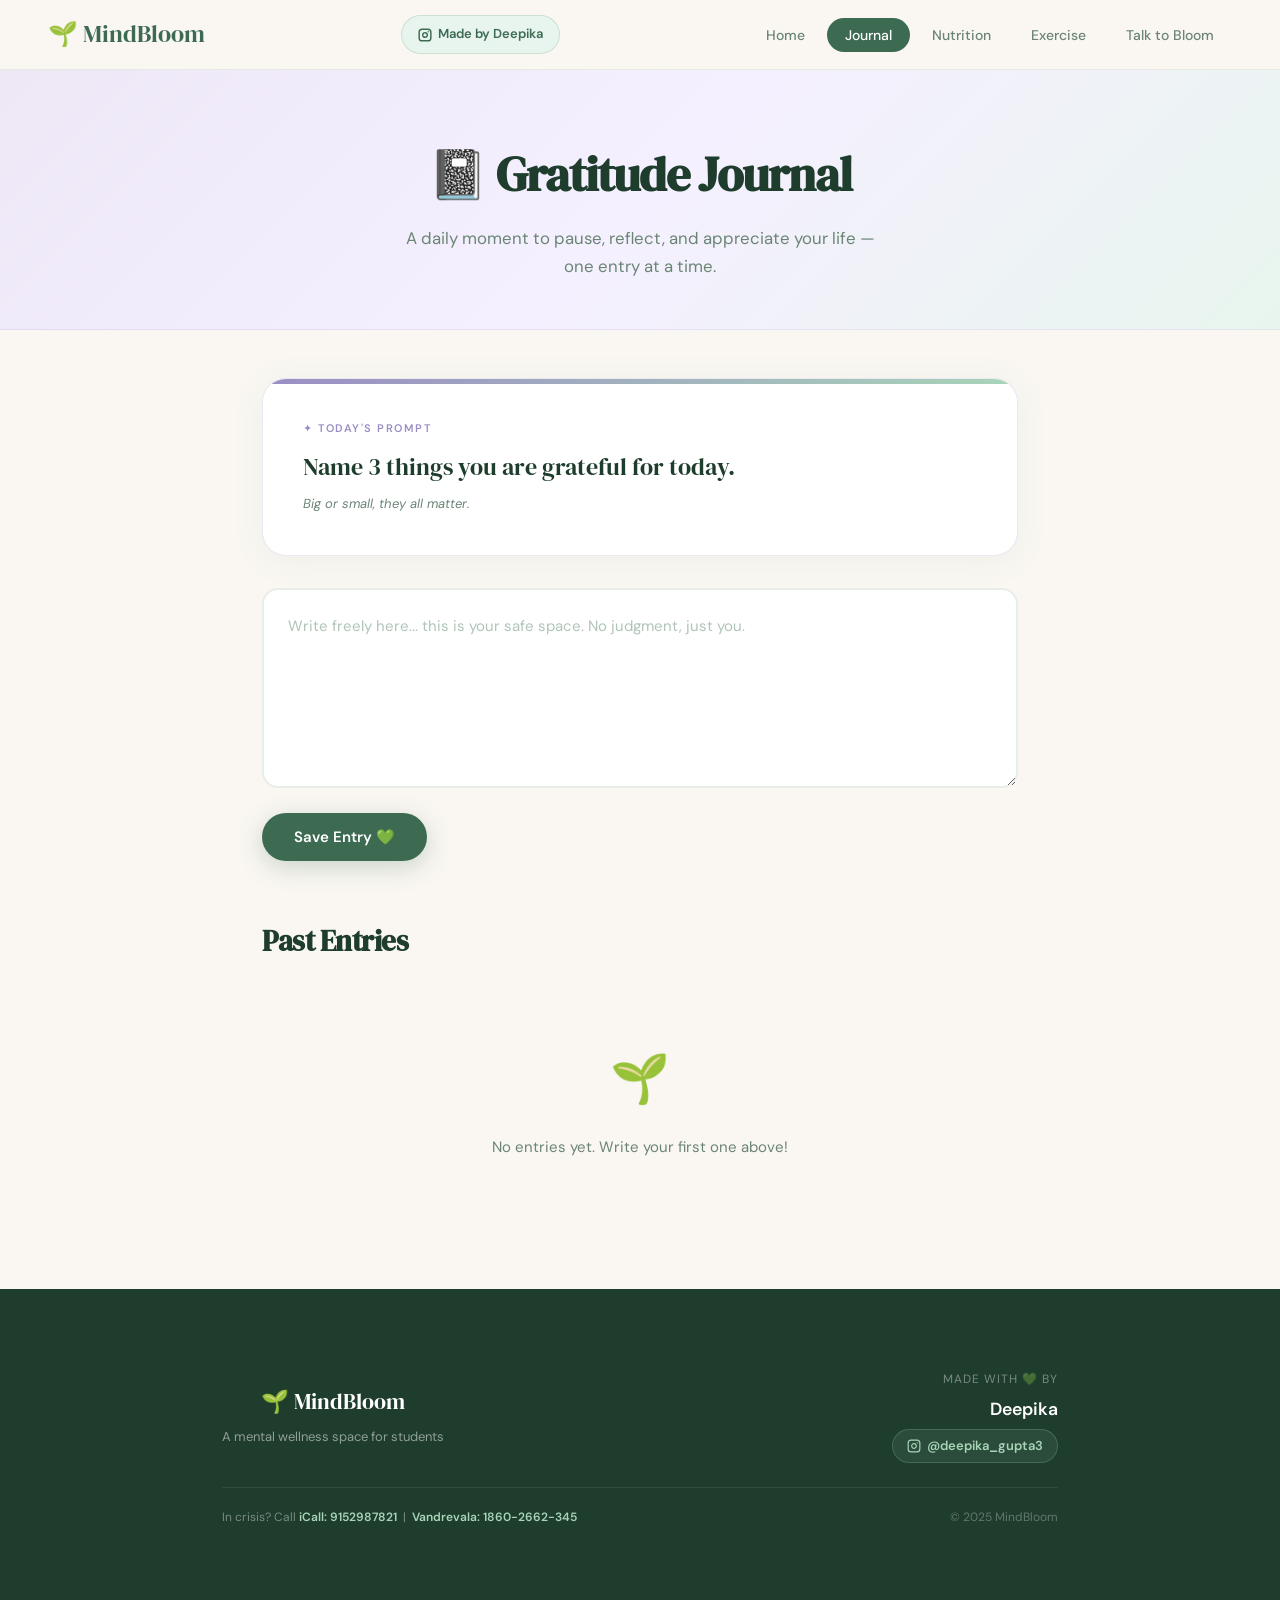
<file: journal.html>
<!DOCTYPE html>
<html lang="en">
<head>
  <meta charset="UTF-8" />
  <meta name="viewport" content="width=device-width, initial-scale=1.0" />
  <title>Gratitude Journal — MindBloom</title>
  <link rel="preconnect" href="https://fonts.googleapis.com">
  <link rel="preconnect" href="https://fonts.gstatic.com" crossorigin>
  <link href="https://fonts.googleapis.com/css2?family=DM+Serif+Display:ital@0;1&family=DM+Sans:wght@300;400;500;600&display=swap" rel="stylesheet">
  <style>
    *, *::before, *::after { margin: 0; padding: 0; box-sizing: border-box; }
    :root {
      --sage: #5C8A6B; --sage-dark: #3D6B52; --sage-deep: #1F3D2D;
      --mint: #A8D4B8; --mint-pale: #E8F5EE;
      --lavender: #9B8EC4; --lav-pale: #EDE7F6;
      --cream: #FAF7F2; --sand: #F0EAE0;
      --text: #1A2E22; --muted: #6B8575;
      --serif: 'DM Serif Display', Georgia, serif;
      --sans: 'DM Sans', system-ui, sans-serif;
    }
    body { font-family: var(--sans); background: var(--cream); color: var(--text); line-height: 1.7; }

    nav { position: sticky; top: 0; z-index: 999; display: flex; align-items: center; justify-content: space-between; padding: 0 3rem; height: 70px; background: rgba(250,247,242,0.95); backdrop-filter: blur(16px); border-bottom: 1px solid rgba(92,138,107,0.12); }
    .nav-logo { font-family: var(--serif); font-size: 1.5rem; color: var(--sage-dark); text-decoration: none; }
    .nav-links { display: flex; gap: 4px; list-style: none; }
    .nav-links a { text-decoration: none; color: var(--muted); padding: 8px 18px; border-radius: 50px; font-size: 14px; font-weight: 500; transition: all 0.2s; }
    .nav-links a:hover { background: var(--mint-pale); color: var(--sage-dark); }
    .nav-links a.active { background: var(--sage-dark); color: white; }
    .hamburger { display: none; background: none; border: none; cursor: pointer; flex-direction: column; gap: 5px; }
    .hamburger span { width: 24px; height: 2px; background: var(--sage-dark); border-radius: 2px; display: block; }

    .page-hero { background: linear-gradient(135deg, #EDE7F6 0%, #F5F0FF 50%, #E8F5EE 100%); padding: 4rem 2rem 3rem; text-align: center; border-bottom: 1px solid rgba(155,142,196,0.15); }
    .page-hero h1 { font-family: var(--serif); font-size: clamp(2rem, 5vw, 3rem); color: var(--sage-deep); letter-spacing: -1px; margin-bottom: 0.5rem; }
    .page-hero p { color: var(--muted); font-size: 1.05rem; max-width: 480px; margin: 0 auto; }

    .container { max-width: 820px; margin: 0 auto; padding: 3rem 2rem 5rem; }

    .prompt-card { background: white; border-radius: 24px; padding: 2.5rem; margin-bottom: 2rem; box-shadow: 0 4px 32px rgba(92,138,107,0.08); border: 1px solid rgba(155,142,196,0.2); position: relative; overflow: hidden; }
    .prompt-card::before { content: ''; position: absolute; top: 0; left: 0; right: 0; height: 5px; background: linear-gradient(90deg, #9B8EC4, #A8D4B8); }
    .prompt-label { font-size: 11px; font-weight: 600; letter-spacing: 1.5px; text-transform: uppercase; color: #9B8EC4; margin-bottom: 0.8rem; display: block; }
    .prompt-text { font-family: var(--serif); font-size: 1.5rem; color: var(--sage-deep); line-height: 1.4; margin-bottom: 0.6rem; }
    .prompt-hint { font-size: 13px; color: var(--muted); font-style: italic; }

    textarea { width: 100%; min-height: 200px; padding: 1.5rem; border-radius: 16px; border: 2px solid rgba(92,138,107,0.15); font-family: var(--sans); font-size: 15px; color: var(--text); background: white; resize: vertical; transition: border 0.2s, box-shadow 0.2s; line-height: 1.7; }
    textarea:focus { outline: none; border-color: #9B8EC4; box-shadow: 0 0 0 4px rgba(155,142,196,0.12); }
    textarea::placeholder { color: #B0C4B8; }

    .save-row { display: flex; align-items: center; gap: 1rem; margin-top: 1rem; flex-wrap: wrap; }
    .btn-save { background: var(--sage-dark); color: white; padding: 14px 32px; border-radius: 50px; font-size: 15px; font-weight: 600; border: none; cursor: pointer; font-family: var(--sans); transition: all 0.25s; box-shadow: 0 6px 24px rgba(61,107,82,0.25); }
    .btn-save:hover { background: var(--sage); transform: translateY(-2px); box-shadow: 0 10px 32px rgba(61,107,82,0.3); }

    .save-msg { font-size: 14px; font-weight: 600; padding: 10px 20px; border-radius: 50px; display: none; border: 1px solid transparent; }
    .save-msg.success { color: var(--sage-dark); background: #E8F5EE; border-color: rgba(92,138,107,0.2); }
    .save-msg.error { color: #8B3A1A; background: #FDF0EB; border-color: rgba(232,144,106,0.3); }

    .entries-section { margin-top: 3.5rem; }
    .entries-section h2 { font-family: var(--serif); font-size: 1.8rem; color: var(--sage-deep); margin-bottom: 1.5rem; letter-spacing: -0.5px; }

    .entry-card { background: white; border-radius: 20px; padding: 1.8rem 2rem; margin-bottom: 1rem; border: 1px solid rgba(92,138,107,0.1); box-shadow: 0 2px 16px rgba(0,0,0,0.04); transition: box-shadow 0.2s, transform 0.2s; }
    .entry-card:hover { box-shadow: 0 8px 32px rgba(92,138,107,0.12); transform: translateY(-2px); }
    .entry-date { font-size: 11px; font-weight: 600; text-transform: uppercase; letter-spacing: 1px; color: #9B8EC4; margin-bottom: 0.4rem; }
    .entry-prompt { font-size: 13px; font-weight: 600; color: var(--sage); margin-bottom: 0.6rem; }
    .entry-text { font-size: 15px; color: var(--text); line-height: 1.7; }
    .delete-btn { background: none; border: none; font-size: 12px; color: #E8906A; cursor: pointer; margin-top: 10px; font-family: var(--sans); font-weight: 600; padding: 4px 0; }
    .delete-btn:hover { color: #C0552A; }

    .empty-state { text-align: center; padding: 3rem; color: var(--muted); font-size: 15px; }
    .empty-icon { font-size: 3rem; display: block; margin-bottom: 1rem; }

    footer { background: var(--sage-deep); color: rgba(255,255,255,0.7); text-align: center; padding: 2.5rem 2rem; font-size: 14px; }
    footer a { color: var(--mint); text-decoration: none; font-weight: 600; }

    @media (max-width: 768px) {
      nav { padding: 0 1.5rem; }
      .nav-links { display: none; }
      .hamburger { display: flex; }
      .nav-links.open { display: flex; flex-direction: column; position: fixed; top: 70px; left: 0; right: 0; background: var(--cream); padding: 1rem 1.5rem 2rem; border-bottom: 1px solid rgba(92,138,107,0.1); gap: 4px; }
      .container { padding: 2rem 1.5rem 4rem; }
      .prompt-card { padding: 1.8rem; }
    }
  </style>
</head>
<body>

<nav>
  <a href="index.html" class="nav-logo">🌱 MindBloom</a>
  <a href="https://instagram.com/deepika_gupta3" target="_blank" style="display:inline-flex; align-items:center; gap:6px; color:#3D6B52; text-decoration:none; font-size:13px; font-weight:600; background:#E8F5EE; border:1px solid rgba(92,138,107,0.2); padding:7px 16px; border-radius:50px; transition:all 0.2s; margin-left:0.5rem;" onmouseover="this.style.background='#3D6B52';this.style.color='white';" onmouseout="this.style.background='#E8F5EE';this.style.color='#3D6B52';">
    <svg width="14" height="14" viewBox="0 0 24 24" fill="none" stroke="currentColor" stroke-width="2.5" stroke-linecap="round" stroke-linejoin="round"><rect x="2" y="2" width="20" height="20" rx="5" ry="5"/><path d="M16 11.37A4 4 0 1 1 12.63 8 4 4 0 0 1 16 11.37z"/><line x1="17.5" y1="6.5" x2="17.51" y2="6.5"/></svg>
    Made by Deepika
  </a>
  <button class="hamburger" onclick="document.querySelector('.nav-links').classList.toggle('open')">
    <span></span><span></span><span></span>
  </button>
  <ul class="nav-links">
    <li><a href="index.html">Home</a></li>
    <li><a href="journal.html" class="active">Journal</a></li>
    <li><a href="nutrition.html">Nutrition</a></li>
    <li><a href="exercise.html">Exercise</a></li>
    <li><a href="chat.html">Talk to Bloom</a></li>
  </ul>
</nav>

<div class="page-hero">
  <h1>📓 Gratitude Journal</h1>
  <p>A daily moment to pause, reflect, and appreciate your life — one entry at a time.</p>
</div>

<div class="container">
  <div class="prompt-card">
    <span class="prompt-label">✦ Today's prompt</span>
    <p class="prompt-text" id="daily-prompt">Loading...</p>
    <p class="prompt-hint" id="prompt-hint"></p>
  </div>

  <textarea id="journal-textarea" placeholder="Write freely here... this is your safe space. No judgment, just you."></textarea>

  <div class="save-row">
    <button class="btn-save" id="save-btn">Save Entry 💚</button>
    <span class="save-msg" id="save-msg"></span>
  </div>

  <div class="entries-section">
    <h2>Past Entries</h2>
    <div id="entry-list"></div>
  </div>
</div>

<footer>
  <div style="max-width:900px; margin:0 auto; padding:2.5rem 2rem;">
    <div style="display:flex; align-items:center; justify-content:space-between; flex-wrap:wrap; gap:1.5rem; padding-bottom:1.5rem; border-bottom:1px solid rgba(255,255,255,0.08);">
      <div>
        <div style="font-family:'DM Serif Display',Georgia,serif; font-size:1.4rem; color:white; margin-bottom:0.3rem;">🌱 MindBloom</div>
        <div style="font-size:13px; color:rgba(255,255,255,0.5);">A mental wellness space for students</div>
      </div>
      <div style="text-align:right;">
        <div style="font-size:12px; color:rgba(255,255,255,0.4); text-transform:uppercase; letter-spacing:1px; margin-bottom:6px;">Made with 💚 by</div>
        <div style="font-size:1.1rem; font-weight:600; color:white; margin-bottom:4px;">Deepika</div>
        <a href="https://instagram.com/deepika_gupta3" target="_blank" style="display:inline-flex; align-items:center; gap:6px; color:#A8D4B8; text-decoration:none; font-size:13px; font-weight:600; background:rgba(168,212,184,0.1); border:1px solid rgba(168,212,184,0.2); padding:5px 14px; border-radius:50px; transition:all 0.2s;">
          <svg width="14" height="14" viewBox="0 0 24 24" fill="none" stroke="currentColor" stroke-width="2" stroke-linecap="round" stroke-linejoin="round"><rect x="2" y="2" width="20" height="20" rx="5" ry="5"/><path d="M16 11.37A4 4 0 1 1 12.63 8 4 4 0 0 1 16 11.37z"/><line x1="17.5" y1="6.5" x2="17.51" y2="6.5"/></svg>
          @deepika_gupta3
        </a>
      </div>
    </div>
    <div style="padding-top:1.2rem; display:flex; align-items:center; justify-content:space-between; flex-wrap:wrap; gap:1rem;">
      <div style="font-size:12px; color:rgba(255,255,255,0.4);">In crisis? Call <a href="tel:9152987821" style="color:#A8D4B8; font-weight:600;">iCall: 9152987821</a> &nbsp;|&nbsp; <a href="tel:18602662345" style="color:#A8D4B8; font-weight:600;">Vandrevala: 1860-2662-345</a></div>
      <div style="font-size:12px; color:rgba(255,255,255,0.3);">© 2025 MindBloom</div>
    </div>
  </div>
</footer>

<script>
  var prompts = [
    { prompt: "What made you smile today?", hint: "Even the tiniest thing counts." },
    { prompt: "Name 3 things you are grateful for today.", hint: "Big or small, they all matter." },
    { prompt: "What is one kind thing you did for yourself today?", hint: "Self-care shows up in many forms." },
    { prompt: "What is something you are looking forward to?", hint: "Let your imagination wander." },
    { prompt: "Who made your day better today, and how?", hint: "Appreciate the people around you." },
    { prompt: "What challenge did you face today and how did you handle it?", hint: "Every challenge is a lesson." },
    { prompt: "Write about a moment today where you felt at peace.", hint: "Even one second of peace is worth noting." },
    { prompt: "What is one thing you love about yourself?", hint: "Be kind — you deserve your own love." },
    { prompt: "What song, book, or show made you feel good recently?", hint: "Good art nourishes the mind." },
    { prompt: "If today had a color, what would it be and why?", hint: "Express yourself freely." },
    { prompt: "What is one goal you have for tomorrow?", hint: "Small steps add up to big journeys." },
    { prompt: "Describe your perfect calm day.", hint: "Visualizing peace can bring peace." },
    { prompt: "What is something new you learned today?", hint: "Every day teaches us something." },
    { prompt: "Write a letter to your future self.", hint: "What do you want them to know?" }
  ];

  var day = Math.floor(Date.now() / 86400000);
  var todayPrompt = prompts[day % prompts.length];
  document.getElementById('daily-prompt').textContent = todayPrompt.prompt;
  document.getElementById('prompt-hint').textContent = todayPrompt.hint;

  var STORAGE_KEY = 'mindbloom_journal';

  function getEntries() {
    try { return JSON.parse(localStorage.getItem(STORAGE_KEY) || '[]'); }
    catch(e) { return []; }
  }

  function renderEntries() {
    var list = document.getElementById('entry-list');
    var entries = getEntries();
    if (entries.length === 0) {
      list.innerHTML = '<div class="empty-state"><span class="empty-icon">🌱</span>No entries yet. Write your first one above!</div>';
      return;
    }
    var html = '';
    for (var i = 0; i < entries.length; i++) {
      var e = entries[i];
      html += '<div class="entry-card">' +
        '<div class="entry-date">' + e.date + '</div>' +
        '<div class="entry-prompt">' + e.prompt + '</div>' +
        '<div class="entry-text">' + e.text + '</div>' +
        '<button class="delete-btn" onclick="deleteEntry(' + e.id + ')">Remove entry</button>' +
        '</div>';
    }
    list.innerHTML = html;
  }

  function deleteEntry(id) {
    var entries = getEntries().filter(function(e) { return e.id !== id; });
    localStorage.setItem(STORAGE_KEY, JSON.stringify(entries));
    renderEntries();
  }

  document.getElementById('save-btn').addEventListener('click', function() {
    var ta = document.getElementById('journal-textarea');
    var msg = document.getElementById('save-msg');
    var text = ta.value.trim();

    if (!text) {
      msg.className = 'save-msg error';
      msg.style.display = 'inline-block';
      msg.textContent = 'Please write something first.';
      setTimeout(function() { msg.style.display = 'none'; }, 2000);
      return;
    }

    var entries = getEntries();
    entries.unshift({
      id: Date.now(),
      date: new Date().toLocaleDateString('en-IN', { weekday: 'long', year: 'numeric', month: 'long', day: 'numeric' }),
      prompt: todayPrompt.prompt,
      text: text
    });
    localStorage.setItem(STORAGE_KEY, JSON.stringify(entries));
    ta.value = '';
    msg.className = 'save-msg success';
    msg.style.display = 'inline-block';
    msg.textContent = 'Beautiful entry saved! Keep going 💚';
    setTimeout(function() { msg.style.display = 'none'; }, 3000);
    renderEntries();
  });

  renderEntries();
</script>
</body>
</html>
</file>
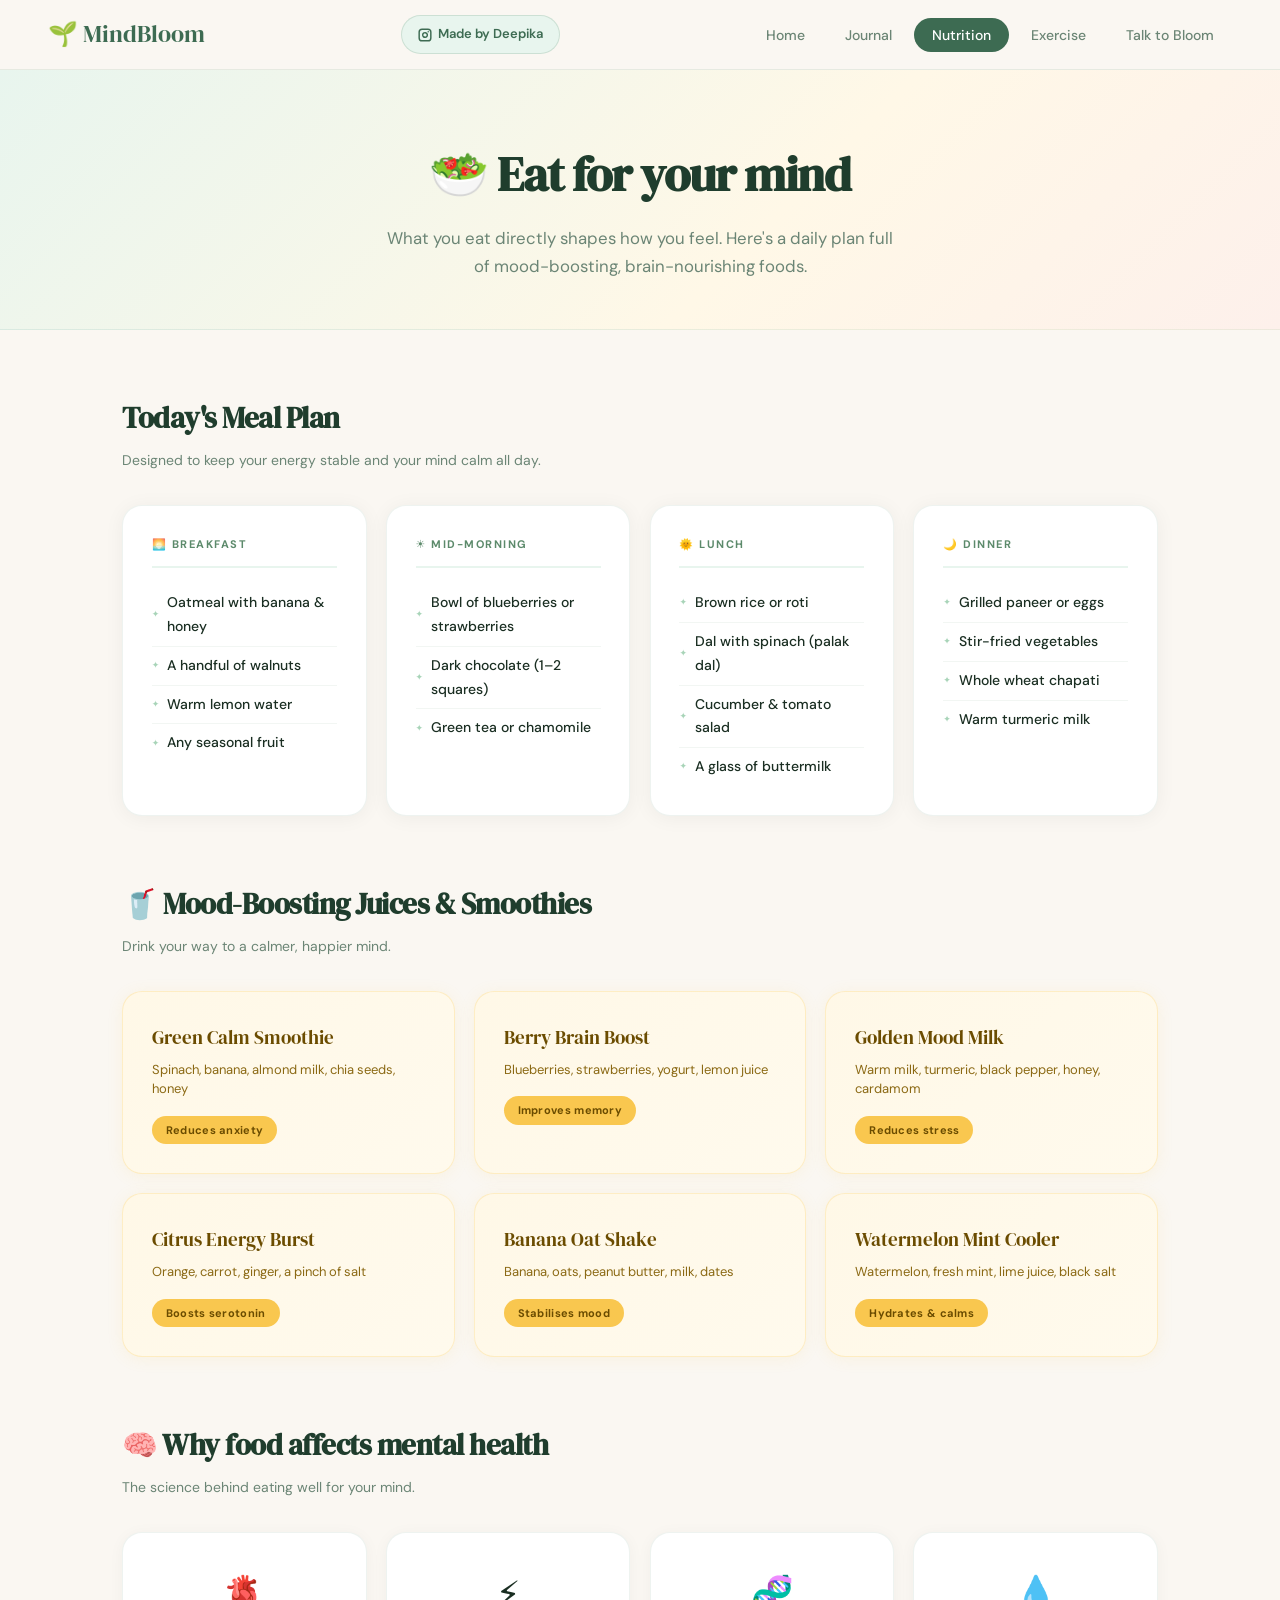
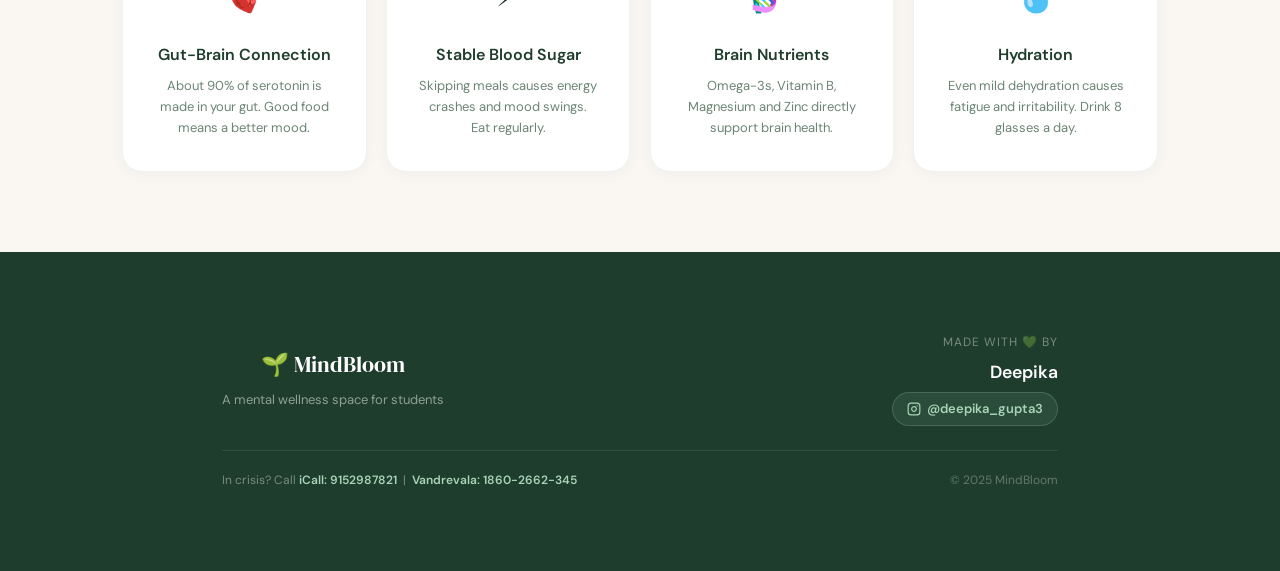
<file: nutrition.html>
<!DOCTYPE html>
<html lang="en">
<head>
  <meta charset="UTF-8" />
  <meta name="viewport" content="width=device-width, initial-scale=1.0" />
  <title>Nutrition — MindBloom</title>
  <link rel="preconnect" href="https://fonts.googleapis.com">
  <link rel="preconnect" href="https://fonts.gstatic.com" crossorigin>
  <link href="https://fonts.googleapis.com/css2?family=DM+Serif+Display:ital@0;1&family=DM+Sans:wght@300;400;500;600&display=swap" rel="stylesheet">
  <style>
    *, *::before, *::after { margin: 0; padding: 0; box-sizing: border-box; }
    :root {
      --sage: #5C8A6B; --sage-dark: #3D6B52; --sage-deep: #1F3D2D;
      --mint: #A8D4B8; --mint-pale: #E8F5EE;
      --yellow: #F9C74F; --yellow-pale: #FFF8E7; --yellow-dark: #6B4C00;
      --peach: #E8906A; --peach-pale: #FDF0EB;
      --cream: #FAF7F2; --sand: #F0EAE0;
      --text: #1A2E22; --muted: #6B8575;
      --serif: 'DM Serif Display', Georgia, serif;
      --sans: 'DM Sans', system-ui, sans-serif;
    }
    body { font-family: var(--sans); background: var(--cream); color: var(--text); line-height: 1.7; }

    nav { position: sticky; top: 0; z-index: 999; display: flex; align-items: center; justify-content: space-between; padding: 0 3rem; height: 70px; background: rgba(250,247,242,0.95); backdrop-filter: blur(16px); border-bottom: 1px solid rgba(92,138,107,0.12); }
    .nav-logo { font-family: var(--serif); font-size: 1.5rem; color: var(--sage-dark); text-decoration: none; }
    .nav-links { display: flex; gap: 4px; list-style: none; }
    .nav-links a { text-decoration: none; color: var(--muted); padding: 8px 18px; border-radius: 50px; font-size: 14px; font-weight: 500; transition: all 0.2s; }
    .nav-links a:hover { background: var(--mint-pale); color: var(--sage-dark); }
    .nav-links a.active { background: var(--sage-dark); color: white; }
    .hamburger { display: none; background: none; border: none; cursor: pointer; flex-direction: column; gap: 5px; }
    .hamburger span { width: 24px; height: 2px; background: var(--sage-dark); border-radius: 2px; display: block; }

    .page-hero { background: linear-gradient(135deg, #E8F5EE 0%, #FFF8E7 60%, #FDF0EB 100%); padding: 4rem 2rem 3rem; text-align: center; border-bottom: 1px solid rgba(92,138,107,0.1); }
    .page-hero h1 { font-family: var(--serif); font-size: clamp(2rem, 5vw, 3rem); color: var(--sage-deep); letter-spacing: -1px; margin-bottom: 0.5rem; }
    .page-hero p { color: var(--muted); font-size: 1.05rem; max-width: 520px; margin: 0 auto; }

    .container { max-width: 1100px; margin: 0 auto; padding: 4rem 2rem 5rem; }

    .section-heading { font-family: var(--serif); font-size: 1.8rem; color: var(--sage-deep); margin-bottom: 0.4rem; letter-spacing: -0.5px; }
    .section-sub { color: var(--muted); font-size: 14px; margin-bottom: 2rem; }

    .meal-grid { display: grid; grid-template-columns: repeat(auto-fit, minmax(220px, 1fr)); gap: 1.2rem; margin-bottom: 4rem; }

    .meal-card { background: white; border-radius: 20px; padding: 1.8rem; box-shadow: 0 2px 20px rgba(0,0,0,0.05); border: 1px solid rgba(92,138,107,0.1); transition: transform 0.2s, box-shadow 0.2s; }
    .meal-card:hover { transform: translateY(-4px); box-shadow: 0 12px 40px rgba(92,138,107,0.12); }

    .meal-time { font-size: 11px; font-weight: 700; text-transform: uppercase; letter-spacing: 1.5px; color: var(--sage); margin-bottom: 1rem; padding-bottom: 0.8rem; border-bottom: 2px solid var(--mint-pale); display: flex; align-items: center; gap: 6px; }

    .meal-card ul { list-style: none; }
    .meal-card ul li { padding: 7px 0; border-bottom: 1px solid rgba(92,138,107,0.08); font-size: 14px; color: var(--text); font-weight: 500; display: flex; align-items: center; gap: 8px; }
    .meal-card ul li:last-child { border-bottom: none; }
    .meal-card ul li::before { content: '✦'; color: var(--mint); font-size: 9px; flex-shrink: 0; }

    .juice-grid { display: grid; grid-template-columns: repeat(auto-fit, minmax(260px, 1fr)); gap: 1.2rem; margin-bottom: 4rem; }

    .juice-card { background: linear-gradient(135deg, var(--yellow-pale) 0%, #FFFAED 100%); border: 1.5px solid rgba(249,199,79,0.25); border-radius: 20px; padding: 1.8rem; transition: transform 0.2s, box-shadow 0.2s; box-shadow: 0 2px 16px rgba(249,199,79,0.1); }
    .juice-card:hover { transform: translateY(-4px); box-shadow: 0 12px 32px rgba(249,199,79,0.2); }
    .juice-name { font-family: var(--serif); font-size: 1.2rem; color: var(--yellow-dark); margin-bottom: 0.4rem; }
    .juice-ingredients { font-size: 13px; color: #8B6914; margin-bottom: 1rem; font-weight: 400; line-height: 1.5; }
    .juice-benefit { font-size: 11px; font-weight: 700; background: var(--yellow); color: var(--yellow-dark); padding: 5px 14px; border-radius: 20px; display: inline-block; letter-spacing: 0.3px; }

    .why-grid { display: grid; grid-template-columns: repeat(auto-fit, minmax(220px, 1fr)); gap: 1.2rem; }
    .why-card { background: white; border-radius: 20px; padding: 2rem; border: 1px solid rgba(92,138,107,0.1); box-shadow: 0 2px 16px rgba(0,0,0,0.04); text-align: center; transition: transform 0.2s; }
    .why-card:hover { transform: translateY(-4px); }
    .why-card .icon { font-size: 2.2rem; margin-bottom: 1rem; display: block; }
    .why-card h3 { font-size: 1rem; font-weight: 600; color: var(--sage-deep); margin-bottom: 0.5rem; }
    .why-card p { font-size: 13px; color: var(--muted); line-height: 1.6; }

    footer { background: var(--sage-deep); color: rgba(255,255,255,0.7); text-align: center; padding: 2.5rem 2rem; font-size: 14px; }
    footer a { color: var(--mint); text-decoration: none; font-weight: 600; }

    @media (max-width: 768px) {
      nav { padding: 0 1.5rem; }
      .nav-links { display: none; }
      .hamburger { display: flex; }
      .nav-links.open { display: flex; flex-direction: column; position: fixed; top: 70px; left: 0; right: 0; background: var(--cream); padding: 1rem 1.5rem 2rem; border-bottom: 1px solid rgba(92,138,107,0.1); gap: 4px; }
      .container { padding: 2.5rem 1.5rem 4rem; }
    }
  </style>
</head>
<body>
<nav>
  <a href="index.html" class="nav-logo">🌱 MindBloom</a>
  <a href="https://instagram.com/deepika_gupta3" target="_blank" style="display:inline-flex; align-items:center; gap:6px; color:#3D6B52; text-decoration:none; font-size:13px; font-weight:600; background:#E8F5EE; border:1px solid rgba(92,138,107,0.2); padding:7px 16px; border-radius:50px; transition:all 0.2s; margin-left:0.5rem;" onmouseover="this.style.background='#3D6B52';this.style.color='white';" onmouseout="this.style.background='#E8F5EE';this.style.color='#3D6B52';">
    <svg width="14" height="14" viewBox="0 0 24 24" fill="none" stroke="currentColor" stroke-width="2.5" stroke-linecap="round" stroke-linejoin="round"><rect x="2" y="2" width="20" height="20" rx="5" ry="5"/><path d="M16 11.37A4 4 0 1 1 12.63 8 4 4 0 0 1 16 11.37z"/><line x1="17.5" y1="6.5" x2="17.51" y2="6.5"/></svg>
    Made by Deepika
  </a>
  <button class="hamburger" onclick="document.querySelector('.nav-links').classList.toggle('open')"><span></span><span></span><span></span></button>
  <ul class="nav-links">
    <li><a href="index.html">Home</a></li>
    <li><a href="journal.html">Journal</a></li>
    <li><a href="nutrition.html" class="active">Nutrition</a></li>
    <li><a href="exercise.html">Exercise</a></li>
    <li><a href="chat.html">Talk to Bloom</a></li>
  </ul>
</nav>

<div class="page-hero">
  <h1>🥗 Eat for your mind</h1>
  <p>What you eat directly shapes how you feel. Here's a daily plan full of mood-boosting, brain-nourishing foods.</p>
</div>

<div class="container">
  <h2 class="section-heading">Today's Meal Plan</h2>
  <p class="section-sub">Designed to keep your energy stable and your mind calm all day.</p>
  <div class="meal-grid">
    <div class="meal-card">
      <div class="meal-time">🌅 Breakfast</div>
      <ul>
        <li>Oatmeal with banana & honey</li>
        <li>A handful of walnuts</li>
        <li>Warm lemon water</li>
        <li>Any seasonal fruit</li>
      </ul>
    </div>
    <div class="meal-card">
      <div class="meal-time">☀️ Mid-Morning</div>
      <ul>
        <li>Bowl of blueberries or strawberries</li>
        <li>Dark chocolate (1–2 squares)</li>
        <li>Green tea or chamomile</li>
      </ul>
    </div>
    <div class="meal-card">
      <div class="meal-time">🌞 Lunch</div>
      <ul>
        <li>Brown rice or roti</li>
        <li>Dal with spinach (palak dal)</li>
        <li>Cucumber & tomato salad</li>
        <li>A glass of buttermilk</li>
      </ul>
    </div>
    <div class="meal-card">
      <div class="meal-time">🌙 Dinner</div>
      <ul>
        <li>Grilled paneer or eggs</li>
        <li>Stir-fried vegetables</li>
        <li>Whole wheat chapati</li>
        <li>Warm turmeric milk</li>
      </ul>
    </div>
  </div>

  <h2 class="section-heading">🥤 Mood-Boosting Juices & Smoothies</h2>
  <p class="section-sub">Drink your way to a calmer, happier mind.</p>
  <div class="juice-grid">
    <div class="juice-card">
      <div class="juice-name">Green Calm Smoothie</div>
      <div class="juice-ingredients">Spinach, banana, almond milk, chia seeds, honey</div>
      <span class="juice-benefit">Reduces anxiety</span>
    </div>
    <div class="juice-card">
      <div class="juice-name">Berry Brain Boost</div>
      <div class="juice-ingredients">Blueberries, strawberries, yogurt, lemon juice</div>
      <span class="juice-benefit">Improves memory</span>
    </div>
    <div class="juice-card">
      <div class="juice-name">Golden Mood Milk</div>
      <div class="juice-ingredients">Warm milk, turmeric, black pepper, honey, cardamom</div>
      <span class="juice-benefit">Reduces stress</span>
    </div>
    <div class="juice-card">
      <div class="juice-name">Citrus Energy Burst</div>
      <div class="juice-ingredients">Orange, carrot, ginger, a pinch of salt</div>
      <span class="juice-benefit">Boosts serotonin</span>
    </div>
    <div class="juice-card">
      <div class="juice-name">Banana Oat Shake</div>
      <div class="juice-ingredients">Banana, oats, peanut butter, milk, dates</div>
      <span class="juice-benefit">Stabilises mood</span>
    </div>
    <div class="juice-card">
      <div class="juice-name">Watermelon Mint Cooler</div>
      <div class="juice-ingredients">Watermelon, fresh mint, lime juice, black salt</div>
      <span class="juice-benefit">Hydrates & calms</span>
    </div>
  </div>

  <h2 class="section-heading">🧠 Why food affects mental health</h2>
  <p class="section-sub">The science behind eating well for your mind.</p>
  <div class="why-grid">
    <div class="why-card"><span class="icon">🫀</span><h3>Gut-Brain Connection</h3><p>About 90% of serotonin is made in your gut. Good food means a better mood.</p></div>
    <div class="why-card"><span class="icon">⚡</span><h3>Stable Blood Sugar</h3><p>Skipping meals causes energy crashes and mood swings. Eat regularly.</p></div>
    <div class="why-card"><span class="icon">🧬</span><h3>Brain Nutrients</h3><p>Omega-3s, Vitamin B, Magnesium and Zinc directly support brain health.</p></div>
    <div class="why-card"><span class="icon">💧</span><h3>Hydration</h3><p>Even mild dehydration causes fatigue and irritability. Drink 8 glasses a day.</p></div>
  </div>
</div>

<footer>
  <div style="max-width:900px; margin:0 auto; padding:2.5rem 2rem;">
    <div style="display:flex; align-items:center; justify-content:space-between; flex-wrap:wrap; gap:1.5rem; padding-bottom:1.5rem; border-bottom:1px solid rgba(255,255,255,0.08);">
      <div>
        <div style="font-family:'DM Serif Display',Georgia,serif; font-size:1.4rem; color:white; margin-bottom:0.3rem;">🌱 MindBloom</div>
        <div style="font-size:13px; color:rgba(255,255,255,0.5);">A mental wellness space for students</div>
      </div>
      <div style="text-align:right;">
        <div style="font-size:12px; color:rgba(255,255,255,0.4); text-transform:uppercase; letter-spacing:1px; margin-bottom:6px;">Made with 💚 by</div>
        <div style="font-size:1.1rem; font-weight:600; color:white; margin-bottom:4px;">Deepika</div>
        <a href="https://instagram.com/deepika_gupta3" target="_blank" style="display:inline-flex; align-items:center; gap:6px; color:#A8D4B8; text-decoration:none; font-size:13px; font-weight:600; background:rgba(168,212,184,0.1); border:1px solid rgba(168,212,184,0.2); padding:5px 14px; border-radius:50px; transition:all 0.2s;">
          <svg width="14" height="14" viewBox="0 0 24 24" fill="none" stroke="currentColor" stroke-width="2" stroke-linecap="round" stroke-linejoin="round"><rect x="2" y="2" width="20" height="20" rx="5" ry="5"/><path d="M16 11.37A4 4 0 1 1 12.63 8 4 4 0 0 1 16 11.37z"/><line x1="17.5" y1="6.5" x2="17.51" y2="6.5"/></svg>
          @deepika_gupta3
        </a>
      </div>
    </div>
    <div style="padding-top:1.2rem; display:flex; align-items:center; justify-content:space-between; flex-wrap:wrap; gap:1rem;">
      <div style="font-size:12px; color:rgba(255,255,255,0.4);">In crisis? Call <a href="tel:9152987821" style="color:#A8D4B8; font-weight:600;">iCall: 9152987821</a> &nbsp;|&nbsp; <a href="tel:18602662345" style="color:#A8D4B8; font-weight:600;">Vandrevala: 1860-2662-345</a></div>
      <div style="font-size:12px; color:rgba(255,255,255,0.3);">© 2025 MindBloom</div>
    </div>
  </div>
</footer>
</body>
</html>
</file>
